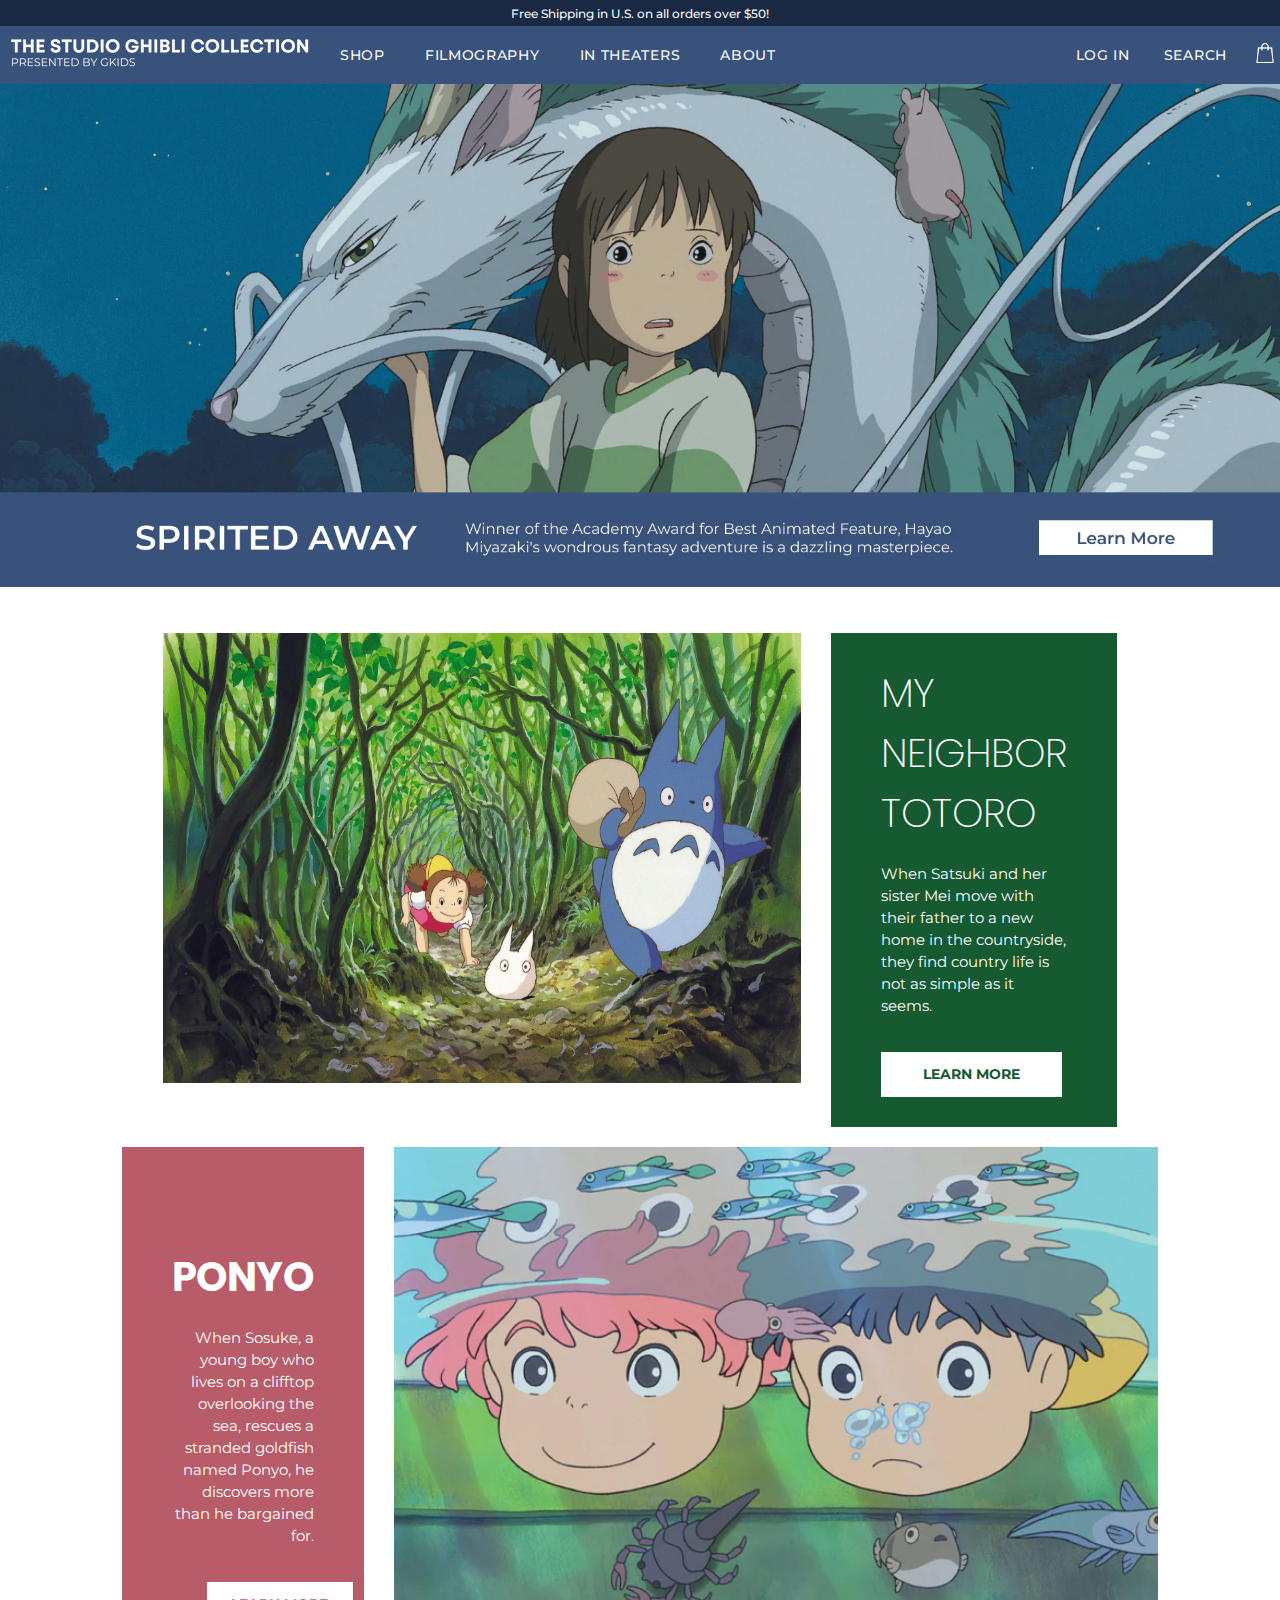
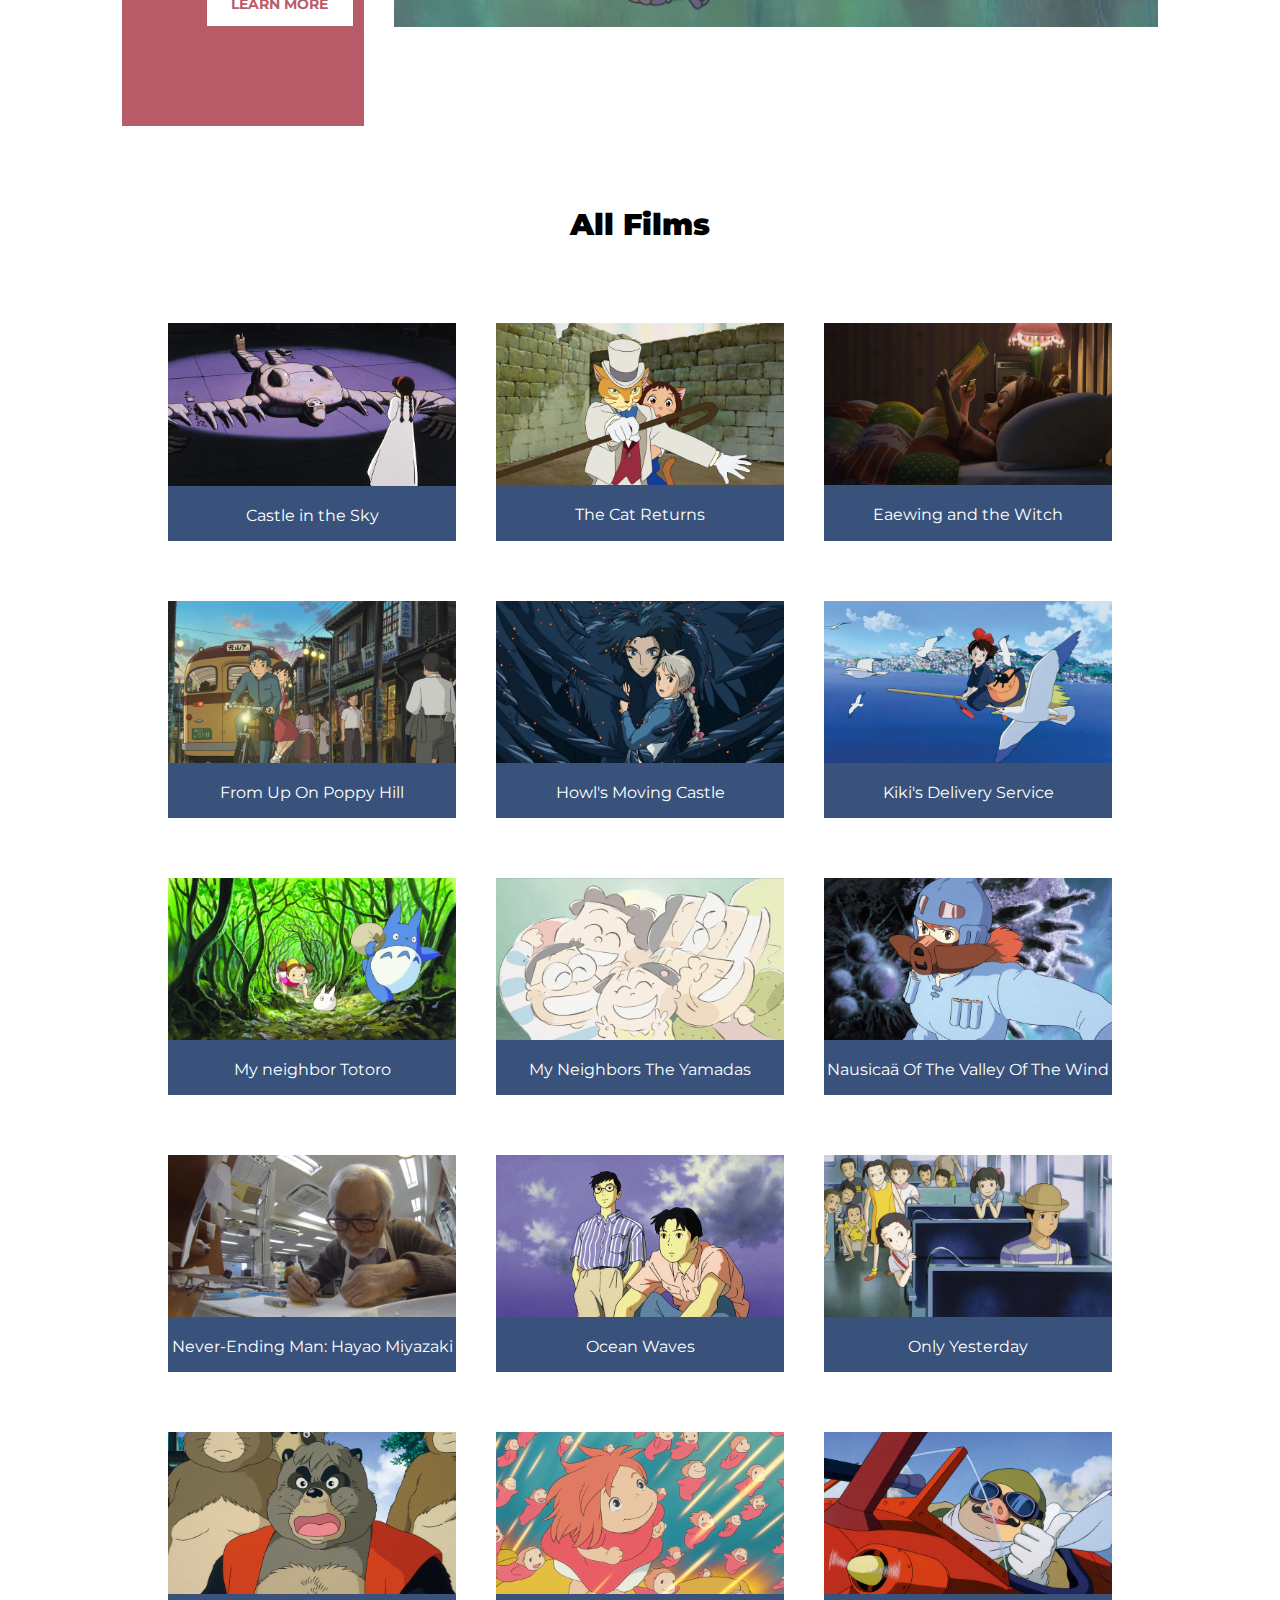
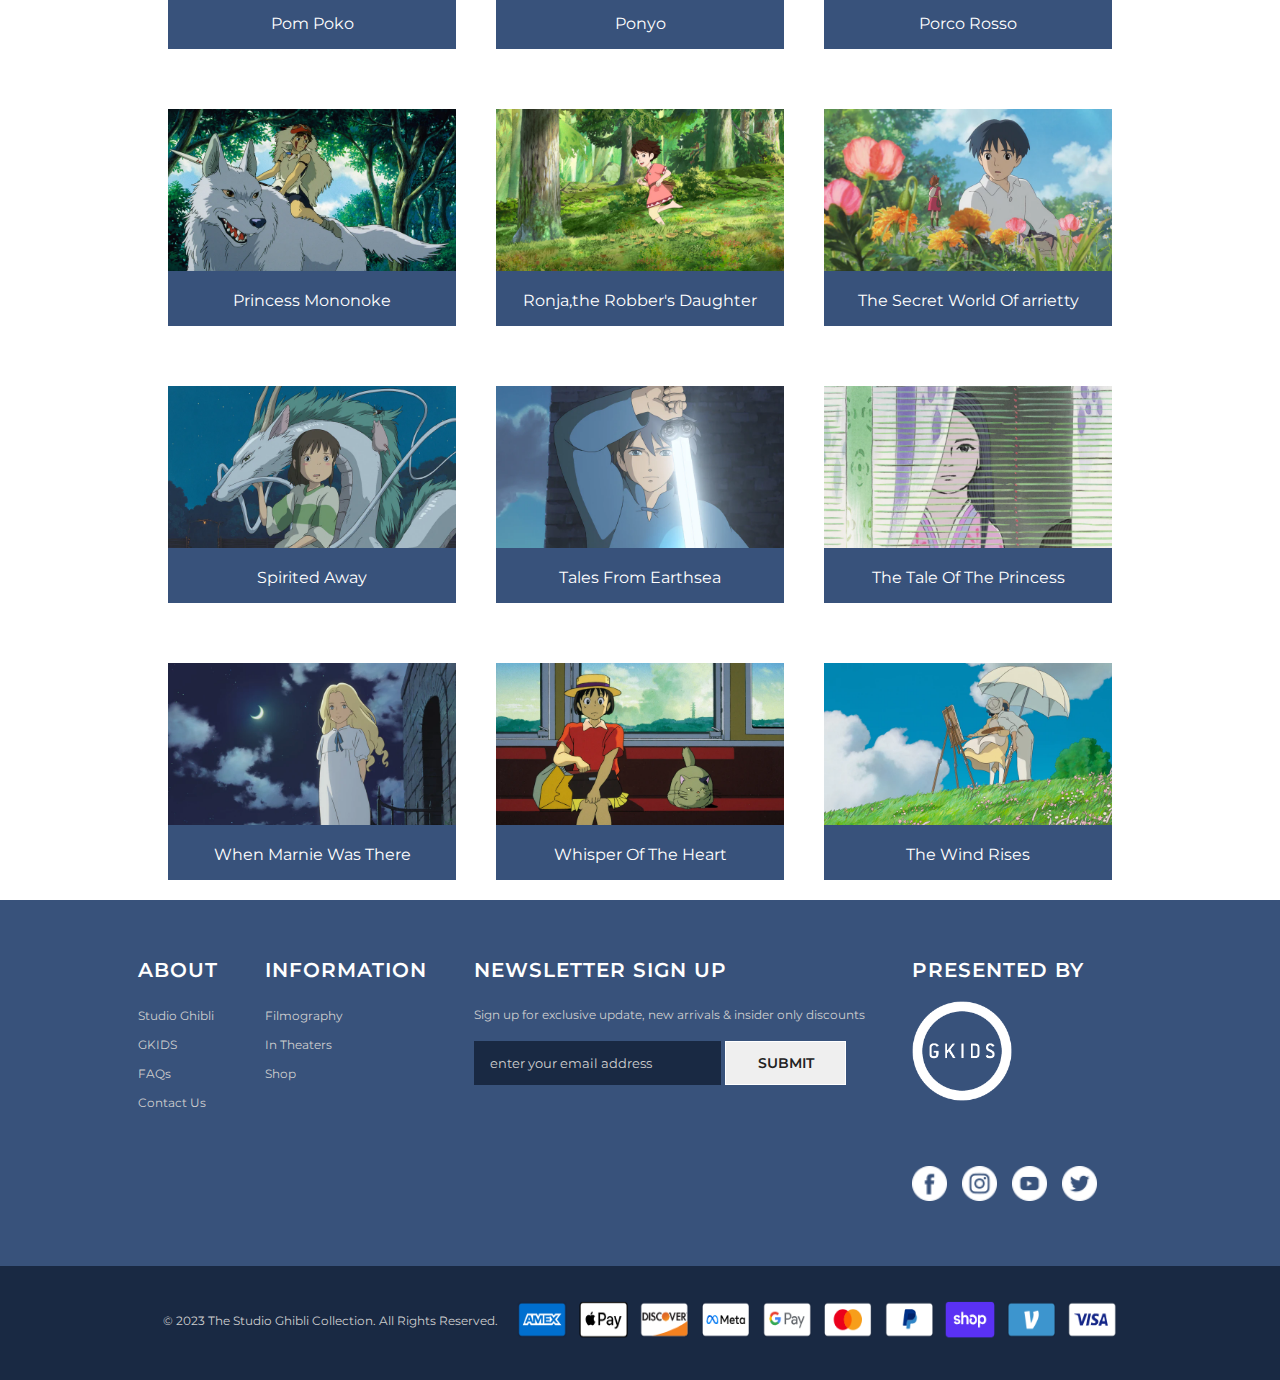
<file: index.html>
<!DOCTYPE html>
<html lang="en">

<head>
    <meta charset="UTF-8">
    <meta name="viewport" content="width=device-width, initial-scale=1.0">
    <title>The Studio Ghibli Collection</title>
    <link rel="stylesheet" href="css/style.css">
</head>

<body>
    <div class="row">
        <div class="announcement-bar">Free Shipping in U.S. on all orders over $50!</div>
    </div>
        <nav>
            <ul id="global-nav">
                <li class="Secret-nav"><a href="intheater.html"><img src="photo/menu.png" alt="menu" width="25px"></a></li>
                <li class="Secret-nav"><a href="#"><img src="photo/search.png" alt="search" width="20px"></a></li>
                <li class="ghibli-logo-nav">
                    <a href="index.html"><img src="photo/StudioGhibliCollectionLogo.png" alt="logo"></a>
                </li>
                <li class="ghibli-logo-nav2">
                    <a href="index.html"><img src="photo/StudioGhibliCollectionLogo.png" alt="logo" width="80%"></a>
                </li>
                <li class="Secret-nav"><a href="description.html"><img src="photo/user.png" alt="user" width="20px"></a></li>
                <li class="global-nav-select"><a href="shop-all.html">Shop</a></li>
                <li class="global-nav-select"><a href="#">Filmography</a></li>
                <li class="global-nav-select"><a href="intheater.html">IN THEATERS</a></li>
                <li class="global-nav-select"><a href="#">ABOUT</a></li>
                <li class="login-nav-right"><a href="#">Log in</a></li>
                <li class="Search-nav-right"><a href="#">Search</a></li>
                <li class="shopping-nav-right"><a href="shop-all.html"><img src="photo/shopping-bag.PNG" alt="shop" width="20px" 
                            height="20px"></a></li>
                <li class="number"><a href="#">0</a></li>
            </ul>
        </nav>

    <div class="bigproduct-container">
    <div class="product-container">
        <div class="product-home">
            <a href="#"><img src="photo/SPIRITEDAWAY_DESKTOP_C_3.png" alt="homehero" width="100%"></a>
        </div>
        <div class="product-home2">
            <a href="#"><img src="photo/productspirit.png" alt="productspirit" width="100%"></a>
        </div>
    </div>
</div>

     <div class="center-container">
        <div class="center-totoro">
            <div class="totoro-video">
                <a class="product-totoro" href="#">
                    <img src="photo/totoro_hires_1_7.png" alt="totoro-video" height="470" width="950">
                </a>
            </div>

            <div class="text-totoro">
                <div class="pad">
                    <h3 class="text-totoro-span">MY NEIGHBOR</br> TOTORO</h3>
                    <p>When Satsuki and her sister Mei move with their father to a new home in the
                        countryside, they find
                        country life is not as simple as it seems.</p>
                    <div class="learnmore-totoro">
                        <a href="#">
                            LEARN MORE
                        </a>
                    </div>
                </div>
            </div>
        </div>
        <div class="center-ponyo">
            <div class="text-ponyo">
                <div class="pad">
                    <h3 class="text-ponyo-span">PONYO</h3>
                    <div>
                        <p>When Sosuke, a young boy who lives on a clifftop overlooking the sea, rescues a stranded goldfish
                            named
                            Ponyo, he discovers more than he bargained for.</p>
                    </div>
                    <div class="learnmore-ponyo">
                        <a href="#">
                            LEARN MORE
                        </a>
                    </div>
                </div>
            </div>
            <div class="ponyo-video">
                <a class="#" href="product-ponyo">
                    <img src="photo/PONYO_SPOTLIGHT_A.png" alt="ponyo-video" height="480">
                </a>
            </div>
        </div>
    </div>

    <div class="center">
        <h3><b>All Films</b></h3>
    </div>


    <div class="grid-container">
        <div class="photo">
            <img src="photo/castle_hires.png" alt="castle_hires">
            <p class="caption">Castle in the Sky</p>
        </div>
        <div class="photo">
            <img src="photo/cat_hires_2.png" alt="cat_hires">
            <p class="caption">The Cat Returns</p>
        </div>
        <div class="photo">
            <img src="photo/Earwig_Banner.png" alt="Earwig_Banner">
            <p class="caption">Eaewing and the Witch</p>
        </div>
        <div class="photo">
            <img src="photo/FromUpOnPoppyHill.png" alt="FromUpOnPoppyHill">
            <p class="caption">From Up On Poppy Hill</p>
        </div>
        <div class="photo">
            <img src="photo/howl_hires_1.png" alt="howl_hires">
            <p class="caption">Howl's Moving Castle</p>
        </div>
        <div class="photo">
            <img src="photo/kiki_hires_.png" alt="kiki_hires">
            <p class="caption">Kiki's Delivery Service</p>
        </div>
        <div class="photo">
            <img src="photo/totoro_hires_1.png" alt="totoro">
            <p class="caption">My neighbor Totoro</p>
        </div>
        <div class="photo">
            <img src="photo/yamadas-1.png" alt="">
            <p class="caption">My Neighbors The Yamadas</p>
        </div>

        <div class="photo">
            <img src="photo/nausicaa_hires_1.png" alt="nausicaa">
            <p class="caption">Nausicaä Of The Valley Of The Wind</p>
        </div>
        <div class="photo">
            <img src="photo/producer.png" alt="producer">
            <p class="caption">Never-Ending Man: Hayao Miyazaki</p>
        </div>
        <div class="photo">
            <img src="photo/ocean-waves-thumbnail.png" alt="oceanWaves">
            <p class="caption">Ocean Waves</p>
        </div>
        <div class="photo">
            <img src="photo/OnlyYesterday.png" alt="OnlyYesterday">
            <p class="caption">Only Yesterday</p>
        </div>
        <div class="photo">
            <img src="photo/poko_hires_2.png" alt="poko_hires">
            <p class="caption">Pom Poko</p>
        </div>

        <div class="photo">
            <img src="photo/ponyo_hires_2.png" alt="ponyo_hires">
            <p class="caption">Ponyo</p>
        </div>

        <div class="photo">
            <img src="photo/porco_hires_1.png" alt="porco_hires">
            <p class="caption">Porco Rosso</p>
        </div>
        <div class="photo">
            <img src="photo/Mononoke_01.png" alt="Mononoke">
            <p class="caption">Princess Mononoke</p>
        </div>

        <div class="photo">
            <img src="photo/ronja1.png" alt="ronja">
            <p class="caption">Ronja,the Robber's Daughter</p>
        </div>

        <div class="photo">
            <img src="photo/arrietty_hires_3.png" alt="arrietty">
            <p class="caption">The Secret World Of arrietty</p>
        </div>
        <div class="photo">
            <img src="photo/spirited_hires.png" alt="spirited">
            <p class="caption">Spirited Away</p>
        </div>
        <div class="photo">
            <img src="photo/TalesFromEarthsea_MainImage.png" alt="TalesFromEarthsea">
            <p class="caption">Tales From Earthsea</p>
        </div>
        <div class="photo">
            <img src="photo/TheTaleOfThePrincessKaguya_MainImage.png" alt="TheTaleOfThePrincess">
            <p class="caption">The Tale Of The Princess</p>
        </div>
        <div class="photo">
            <img src="photo/when-marnie-was-there-thumbnail.png" alt="When Marnie Was There">
            <p class="caption">When Marnie Was There</p>
        </div>
        <div class="photo">
            <img src="photo/Whisper.png" alt="Whisper Of The Heart">
            <p class="caption">Whisper Of The Heart</p>
        </div>
        <div class="photo">
            <img src="photo/Wind-Rises-Thumbnail.png" alt="Wind-Rises-Thumbnail">
            <p class="caption">The Wind Rises</p>
        </div>
    </div>

    <!-- footer -->
    <div class="footer">
        <div class="left_nav">
            <div class="block">
                <ul class="footer-nav">
                    <div class="item">
                        <h2 class="footer-heading">ABOUT</h2>
                        <div class="plus"><img src="photo/plus.png" alt="plus" width="15px" height="15px"></div>
                    </div>
                    <div class="pass"></div>
                    <li><a href="#">Studio Ghibli</a></li>
                    <li><a href="#">GKIDS</a></li>
                    <li><a href="#">FAQs</a></li>
                    <li><a href="#">Contact Us</a></li>
                </ul>
            </div>
        </div>
        <div class="block">
            <ul class="footer-nav">
                <div class="item"> 
                    <h2 class="footer-heading">INFORMATION</h2>
                    <div class="plus"><img src="photo/plus.png" alt="plus" width="15px" height="15px"></div>
                </div>
                <div class="pass"></div>
                <li><a href="#">Filmography</a></li>
                <li><a href="#">In Theaters</a></li>
                <li><a href="#">Shop</a></li>
                
            </ul>
        </div>
        <div class="footer-nav">
            <h2 class="footer-heading">NEWSLETTER SIGN UP</h2>
            <P>Sign up for exclusive update, new arrivals & insider only discounts</P>
            <div class="newletter-form-field">
                <label for="newletter-select"></label>
                <div class="field">
                    <input class="newletter-select" type="email" name="Contact[email]"
                        placeholder="enter your email address">
                    <a href="#"><button type="submit" class="button-newletter-select" name="commit">Submit</button></a>
                </div>
            </div>
        </div>

        <div class="right_nav">
            <div class="footer-nav">
                <h2 class="footer-heading">PRESENTED BY</h2>
                <img src="photo/GKIDS_logo_ong_lg.png" alt="GKIDS" class="ls-is-cached" width="100px"
                    height="100px">
                
                <div class="social-listnav">
                    <ul class="list-social">
                        <li><a href="https://facebook.com/GKIDSfilms">
                                <img src="photo/facebook.png" alt="facebook" width="35px">
                            </a></li>
                        <li><a href="https://instagram.com/GKIDSfilms">
                                <img src="photo/instagram.png" alt="instagram" width="35px">
                            </a></li>
                        <li><a href="https:youtube.com/channel/UCb9ME2w6Y_4jChUVlWdltVg">
                                <img src="photo/youtube.png" alt="youtube" width="35px">
                            </a></li>
                        <li><a href="https:twitter.com/GKIDSfilms">
                                <img src="photo/twitter.png" alt="twitter" width="35px">
                            </a></li>
                    </ul>
                </div>
        </div>
        </div>
    </div>
    <div class="footer-content">
        <div class="container">
            <div class="footer-block-bottom">
                <div class="footer-text">
                    <p>© 2023 The Studio Ghibli Collection. All Rights Reserved.</p>
                </div>
            </div>
            <div class="card">
                <img src="photo/card.png" alt="card" width="600px">
            </div>
            <div class="card2">
                <img src="photo/card2.png" alt="card" width="300px">
            </div>
        </div>
    </div> 
</body>

</html>
</file>
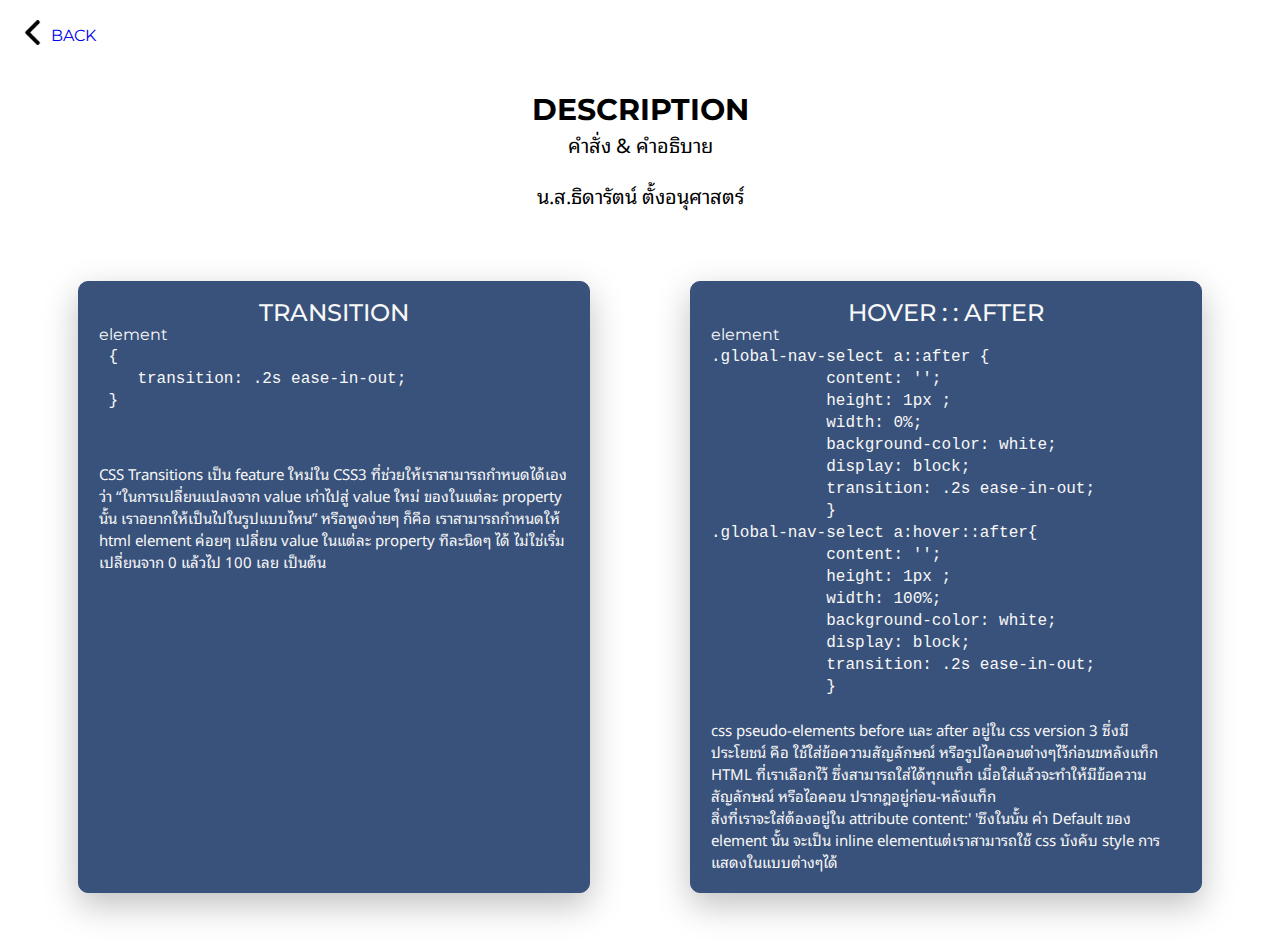
<file: description.html>
<!DOCTYPE html>
<html lang="en">
<head>
    <meta charset="UTF-8">
    <meta name="viewport" content="width=device-width, initial-scale=1.0">
    <title>Description</title>
    <link rel="stylesheet" href="/css/description.css">
</head>
<body>
    <div class="back">
        <a href="index.html"><img src="photo/left-arrow.png" alt="back" width="25px"></a>
        <a href="index.html">
            <p>BACK</p>
        </a>
    </div>
    <div class="top">
        <h1>Description</h1>
        <p>คำสั่ง & คำอธิบาย</p><br><p>น.ส.ธิดารัตน์ ตั้งอนุศาสตร์</p>
    </div>
    <div class="container">
        <div class="transition">
            <h2>Transition</h2>
            <p class= "textp1">element<pre> {</pre><pre>    transition: .2s ease-in-out;</pre><pre> }</pre></p>
            <p class= "textp2">CSS Transitions เป็น feature ใหม่ใน CSS3 ที่ช่วยให้เราสามารถกำหนดได้เองว่า “ในการเปลี่ยนแปลงจาก value เก่าไปสู่ value ใหม่ ของในแต่ละ property นั้น 
            เราอยากให้เป็นไปในรูปแบบไหน” หรือพูดง่ายๆ ก็คือ เราสามารถกำหนดให้ html element ค่อยๆ เปลี่ยน value ในแต่ละ property ทีละนิดๆ ได้ ไม่ใช่เริ่มเปลี่ยนจาก 0 แล้วไป 100 เลย เป็นต้น</p>
        </div>
        <div class="hover-after">
            <h2>hover : : after</h2>
            <p class="">element <pre>.global-nav-select a::after {
            content: '';
            height: 1px ;
            width: 0%;
            background-color: white;
            display: block;
            transition: .2s ease-in-out;
            }
.global-nav-select a:hover::after{
            content: '';
            height: 1px ;
            width: 100%;
            background-color: white;
            display: block;
            transition: .2s ease-in-out;
            }</pre></p>
            <p class="textp3">css pseudo-elements before และ after อยู่ใน css version 3 ซึ่งมีประโยชน์ คือ ใช้ใส่ข้อความสัญลักษณ์ หรือรูปไอคอนต่างๆไว้ก่อนขหลังแท็ก HTML ที่เราเลือกไว้ ซึ่งสามารถใส่ได้ทุกแท็ก เมื่อใส่แล้วจะทำให้มีข้อความ สัญลักษณ์ หรือไอคอน ปรากฎอยู่ก่อน-หลังแท็ก
                <br>สิ่งที่เราจะใส่ต้องอยู่ใน attribute content:' 'ซึงในนั้น ค่า Default ของ element นั้น จะเป็น inline elementแต่เราสามารถใช้ css บังคับ style การแสดงในแบบต่างๆได้
            </p>


        </div>
    </div>
    
</body>
</html>
</file>
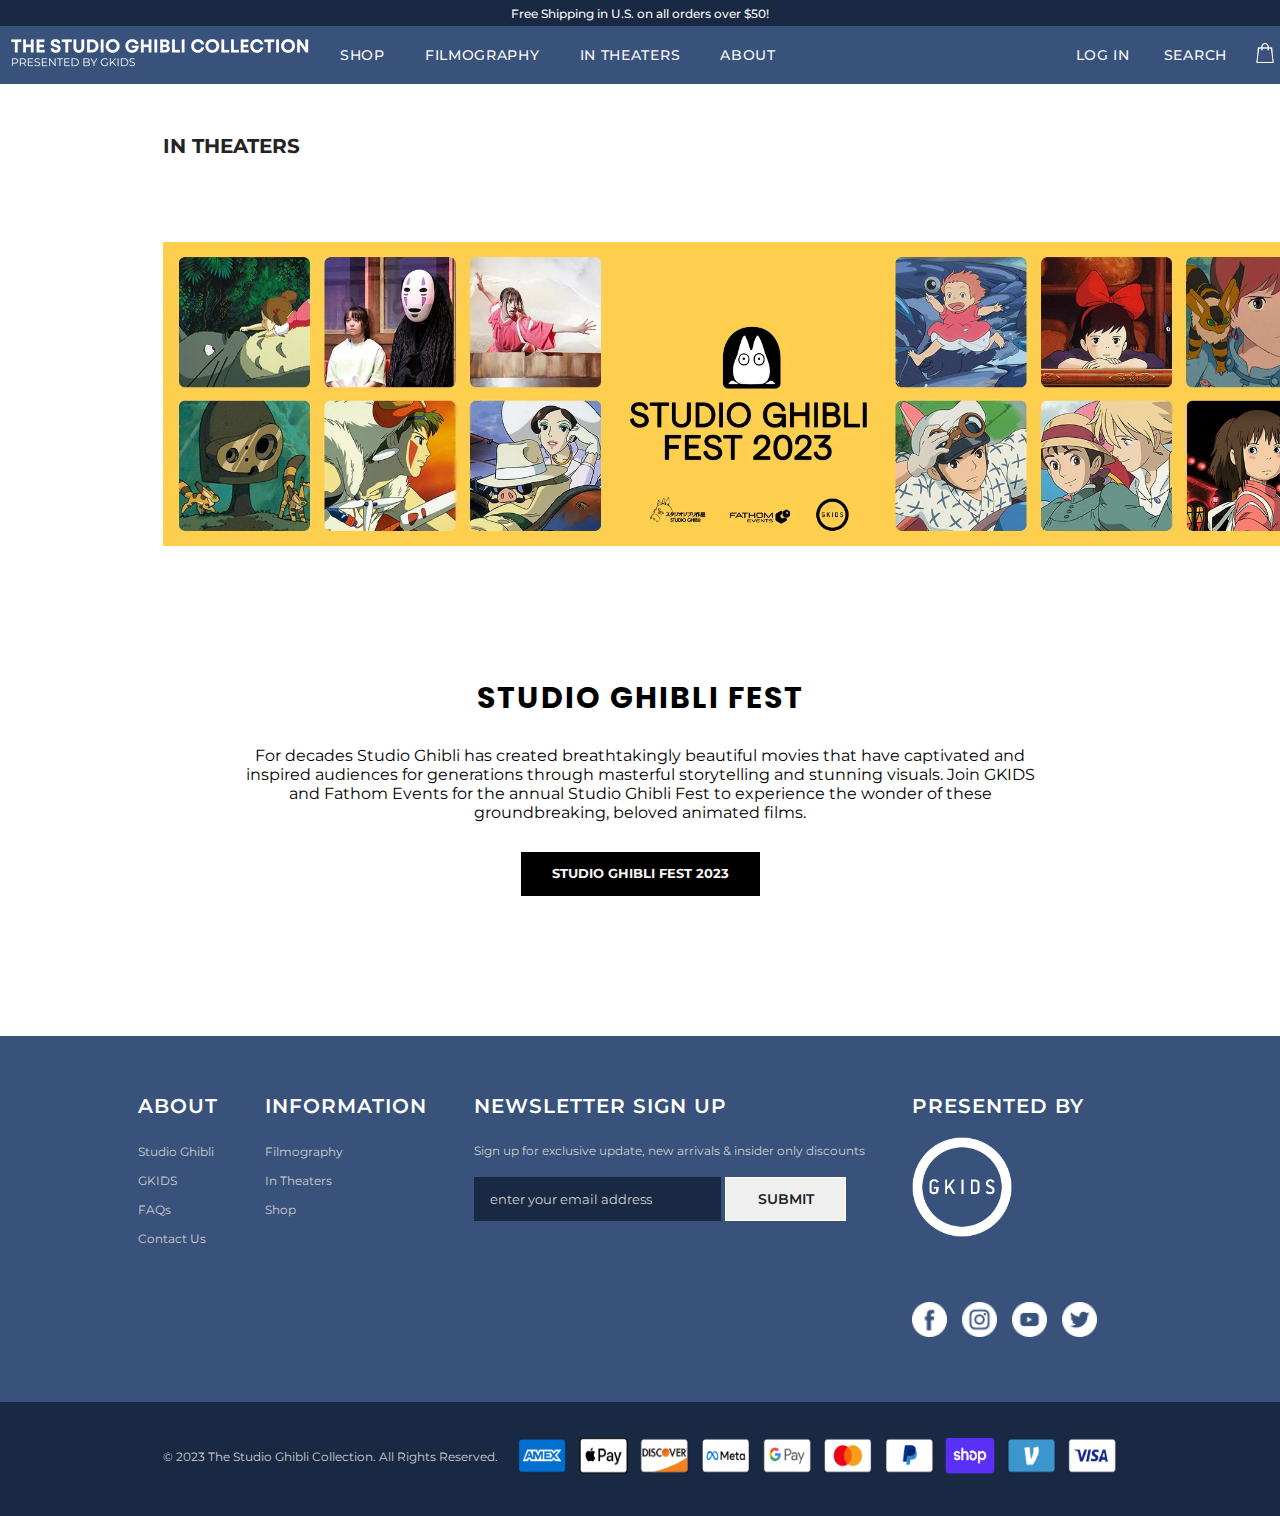
<file: intheater.html>
<!DOCTYPE html>
<html lang="en">

<head>
    <meta charset="UTF-8">
    <meta name="viewport" content="width=device-width, initial-scale=1.0">
    <title>intheater</title>
    <link rel="stylesheet" href="css/intheater.css">
</head>

<body>
    <div class="row">
        <div class="announcement-bar">Free Shipping in U.S. on all orders over $50!</div>
    </div>
        <nav>
            <ul id="global-nav">
                <li class="Secret-nav"><a href="intheater.html"><img src="photo/menu.png" alt="menu" width="25px"></a></li>
                <li class="Secret-nav"><a href="description.html"><img src="photo/search.png" alt="search" width="20px"></a></li>
                <li class="ghibli-logo-nav">
                    <a href="index.html"><img src="photo/StudioGhibliCollectionLogo.png" alt="logo"></a>
                </li>
                <li class="ghibli-logo-nav2">
                    <a href="index.html"><img src="photo/StudioGhibliCollectionLogo.png" alt="logo" width="80%"></a>
                </li>
                <li class="Secret-nav"><a href="#"><img src="photo/user.png" alt="user" width="20px"></a></li>
                <li class="global-nav-select"><a href="shop-all.html">Shop</a></li>
                <li class="global-nav-select"><a href="#">Filmography</a></li>
                <li class="global-nav-select"><a href="intheater.html">IN THEATERS</a></li>
                <li class="global-nav-select"><a href="#">ABOUT</a></li>
                <li class="login-nav-right"><a href="#">Log in</a></li>
                <li class="Search-nav-right"><a href="#">Search</a></li>
                <li class="shopping-nav-right"><a href="shop-all.html"><img src="photo/shopping-bag.PNG" alt="shop" width="20px"
                            height="20px"></a></li>
                <li class="number"><a href="#">0</a></li>
            </ul>
        </nav>
    </div>
    <div class="sum">
            <div class="page-width-narrow">
                <div class="main">
                    <h1 class="main-page-title">in theaters</h1>
                </div>
            </div>
            <div class="ghiblifest"><img src="photo/ghiblifest.png" alt="ghiblifest" class="ghiblifest-phto"></div>
            <div class="ghiblifest-mobile"><img src="photo/ghibli-mobile-2023.png" alt="ghiblifest" width="370px" height="221" ></div>
            <div class="header">
                <div class="container-text">
                    <div class="text-center">
                        <h2 class="center">Studio Ghibli Fest</h2>
                        <div class="body-text-center">
                            <p>For decades Studio Ghibli has created breathtakingly beautiful movies that have captivated and
                            inspired audiences for generations through masterful storytelling and stunning visuals. Join GKIDS
                            and Fathom Events for the annual Studio Ghibli Fest to experience the wonder of these
                            groundbreaking,
                            beloved animated films.</p>
                        </div>
                        <div class="button">
                            <a href="#"><button class="btn">STUDIO GHIBLI FEST 2023</button></a>
                        </div>
                    </div>
                </div>
            </div>
        </div>

    
    
    <div class="footer">

        <div class="left_nav">
            <div class="block">
                <ul class="footer-nav">
                    <div class="item">
                        <h2 class="footer-heading">ABOUT</h2>
                        <div class="plus"><img src="photo/plus.png" alt="plus" width="15px" height="15px"></div>
                    </div>
                    <div class="pass"></div>
                    <li><a href="#">Studio Ghibli</a></li>
                    <li><a href="#">GKIDS</a></li>
                    <li><a href="#">FAQs</a></li>
                    <li><a href="#">Contact Us</a></li>
                </ul>
            </div>
        </div>
        <div class="block">
            <ul class="footer-nav">
                <div class="item"> 
                    <h2 class="footer-heading">INFORMATION</h2>
                    <div class="plus"><img src="photo/plus.png" alt="plus" width="15px" height="15px"></div>
                </div>
                <div class="pass"></div>
                <li><a href="#">Filmography</a></li>
                <li><a href="#">In Theaters</a></li>
                <li><a href="#">Shop</a></li>
                
            </ul>
        </div>
        <div class="footer-nav">
            <h2 class="footer-heading">NEWSLETTER SIGN UP</h2>
            <P>Sign up for exclusive update, new arrivals & insider only discounts</P>
            <div class="newletter-form-field">
                <label for="newletter-select"></label>
                <div class="field">
                    <input class="newletter-select" type="email" name="Contact[email]"
                        placeholder="enter your email address">
                    <a href="#"><button type="submit" class="button-newletter-select" name="commit">Submit</button></a>
                </div>
            </div>
        </div>

        <div class="right_nav">
            <div class="footer-nav">
                <h2 class="footer-heading">PRESENTED BY</h2>
                <img src="photo/GKIDS_logo_ong_lg.png" alt="GKIDS" class="ls-is-cached" width="100px"
                    height="100px">
                
                <div class="social-listnav">
                    <ul class="list-social">
                        <li><a href="https://facebook.com/GKIDSfilms">
                                <img src="photo/facebook.png" alt="facebook" width="35px">
                            </a></li>
                        <li><a href="https://instagram.com/GKIDSfilms">
                                <img src="photo/instagram.png" alt="instagram" width="35px">
                            </a></li>
                        <li><a href="https:youtube.com/channel/UCb9ME2w6Y_4jChUVlWdltVg">
                                <img src="photo/youtube.png" alt="youtube" width="35px">
                            </a></li>
                        <li><a href="https:twitter.com/GKIDSfilms">
                                <img src="photo/twitter.png" alt="twitter" width="35px">
                            </a></li>
                    </ul>
                </div>
        </div>
        </div>
    </div>
    <div class="footer-content">
        <div class="container">
            <div class="footer-block-bottom">
                <div class="footer-text">
                    <p>© 2023 The Studio Ghibli Collection. All Rights Reserved.</p>
                </div>
            </div>
            <div class="card">
                <img src="photo/card.png" alt="card" width="600px">
            </div>
            <div class="card2">
                <img src="photo/card2.png" alt="card" width="300px">
            </div>
        </div>
    </div> 
</body>

</html>
</file>
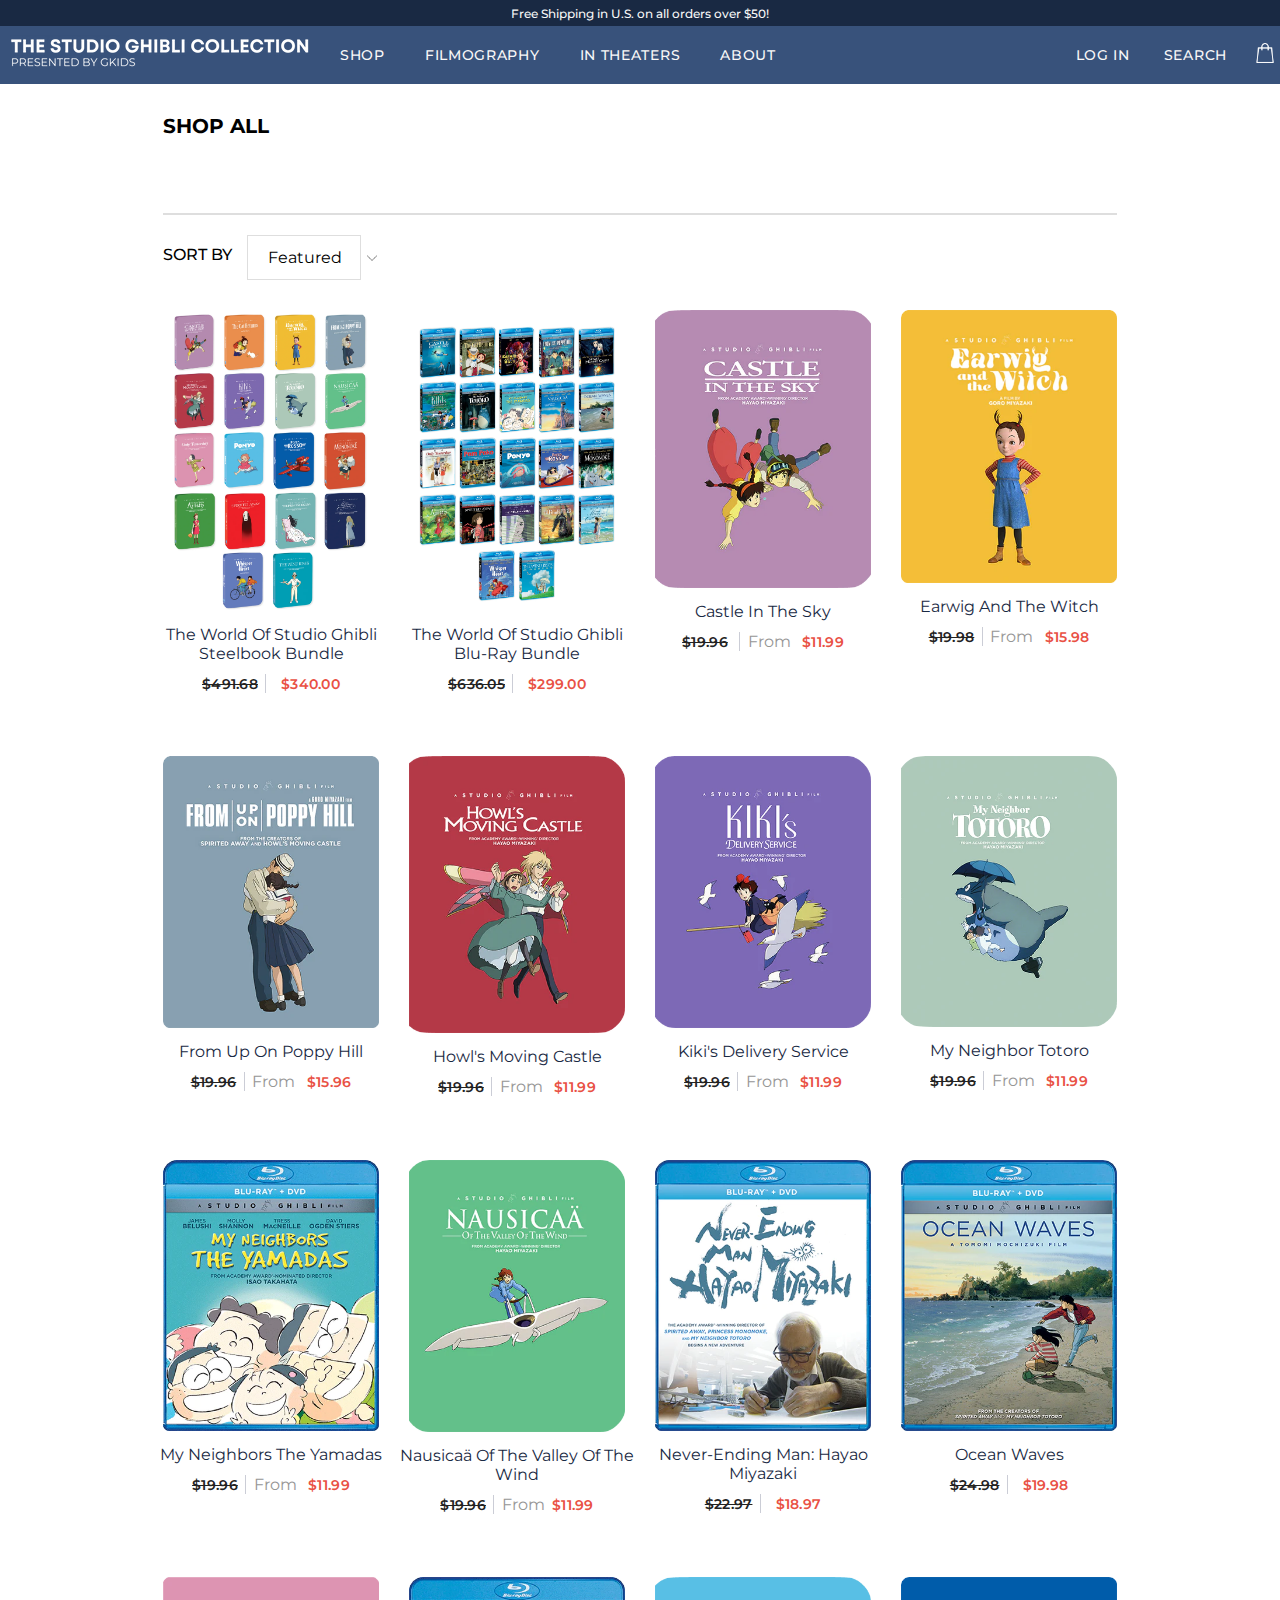
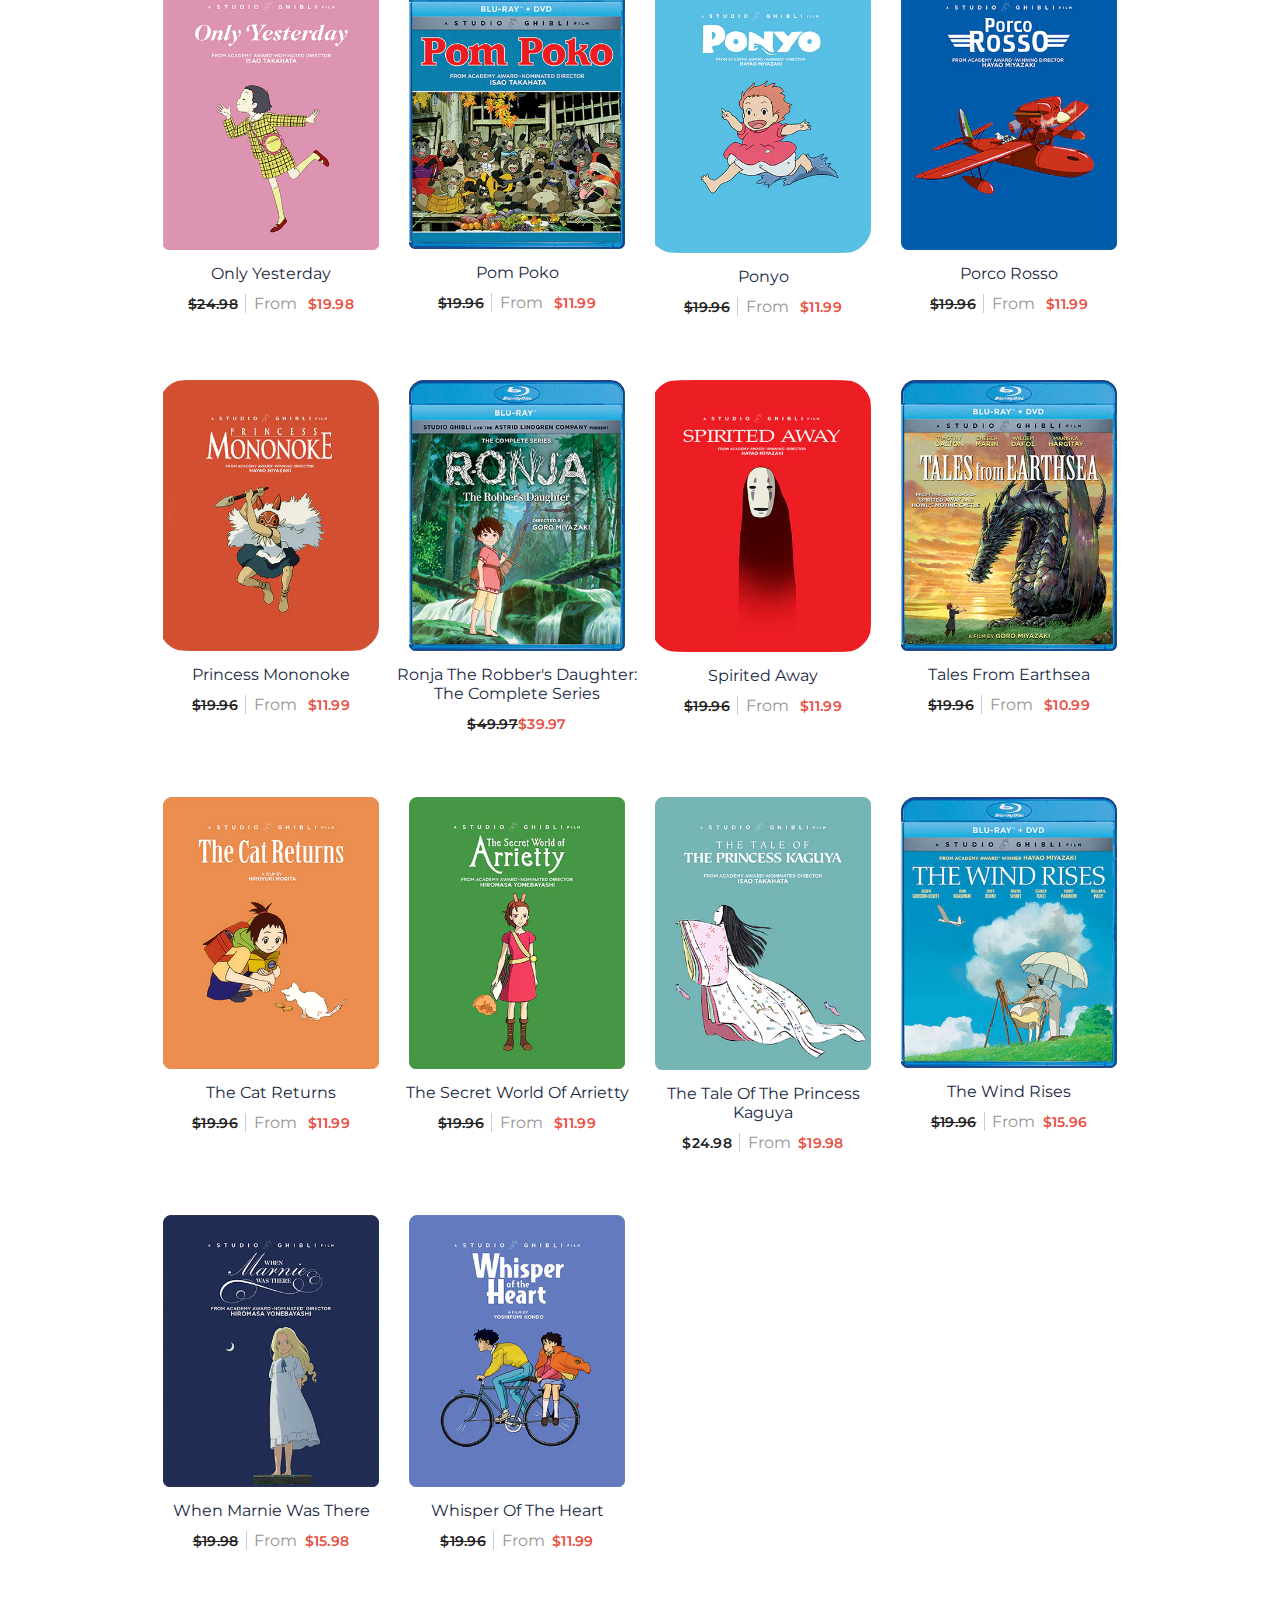
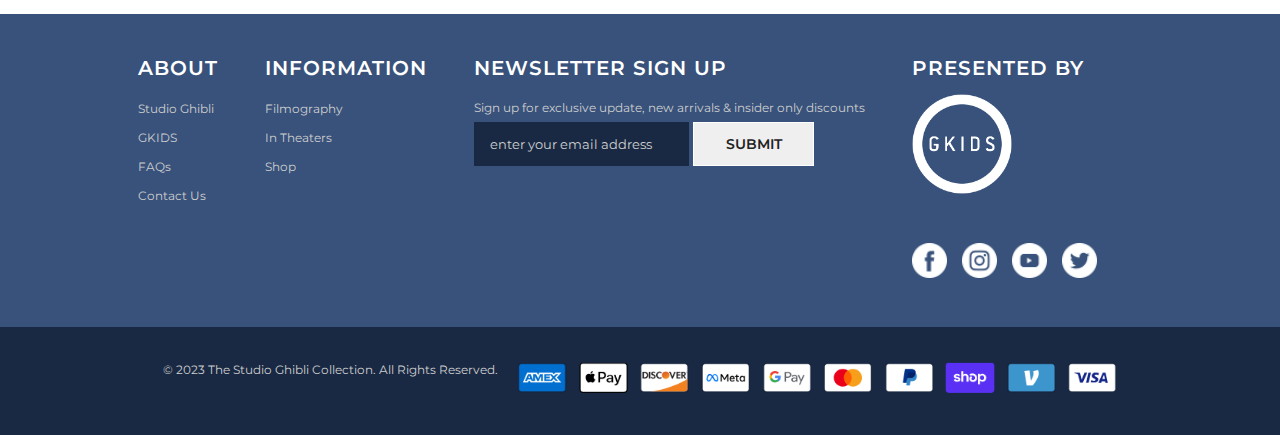
<file: shop-all.html>
<!DOCTYPE html>
<html lang="en">

<head>
    <meta charset="UTF-8">
    <meta name="viewport" content="width=device-width, initial-scale=1.0">
    <title>shop</title>
    <link rel="stylesheet" href="css/shop-all.css">
</head>

<body>
    <div class="row">
        <div class="announcement-bar">Free Shipping in U.S. on all orders over $50!</div>
    </div>
        <nav>
            <ul id="global-nav">
                <li class="Secret-nav"><a href="intheater.html"><img src="photo/menu.png" alt="menu" width="25px"></a></li>
                <li class="Secret-nav"><a href="description.html"><img src="photo/search.png" alt="search" width="20px"></a></li>
                <li class="ghibli-logo-nav">
                    <a href="index.html"><img src="photo/StudioGhibliCollectionLogo.png" alt="logo"></a>
                </li>
                <li class="ghibli-logo-nav2">
                    <a href="index.html"><img src="photo/StudioGhibliCollectionLogo.png" alt="logo" width="80%"></a>
                </li>
                <li class="Secret-nav"><a href="#"><img src="photo/user.png" alt="user" width="20px"></a></li>
                <li class="global-nav-select"><a href="shop-all.html">Shop</a></li>
                <li class="global-nav-select"><a href="#">Filmography</a></li>
                <li class="global-nav-select"><a href="intheater.html">IN THEATERS</a></li>
                <li class="global-nav-select"><a href="#">ABOUT</a></li>
                <li class="login-nav-right"><a href="#">Log in</a></li>
                <li class="Search-nav-right"><a href="#">Search</a></li>
                <li class="shopping-nav-right"><a href="shop-all.html"><img src="photo/shopping-bag.PNG" alt="shop" width="20px" 
                            height="20px"></a></li>
                <li class="number"><a href="#">0</a></li>
            </ul>
        </nav>
    <div class="container">
        <div class="text-top">
            <h1 class="shop">shop all</h1>
        </div>
        <div class="side"></div>
        <div class="toolbar">
            <div class="toolbar-item">
                <label class="toolbar-label">Sort by</label>
            </div>
            <div class="toolbar-dropdown">
                <div class="label-tab">
                    <div class="dropdown">
                        <p class="label-text">Featured</p>
                    </div>
                    <img src="photo/angle-down.png" alt="dropdown" width="10px" height="10px">

                </div>
            </div>
            <div class="sort">
                <div class="sortby">
                    <p>Sort</p>
                </div>
                <img src="photo/angle-down.png" alt="dropdown" width="10px" height="10px">
            </div>
        </div>
    </div>
    </div>
    <div class="collection">
        <div class="product">
            <img src="photo/Untitleddesign_shop.png" alt="product">
            <p class="text">The World Of Studio Ghibli Steelbook Bundle</p>
            <div class="price-item"><span class="price"><s>$491.68</s></span><span class="from"></span><span
                    class="real-price">$340.00</span>
            </div>
        </div>
        <div class="product">
            <img src="photo/Untitleddesign_2_shop.png" alt="">
            <p class="text">The World Of Studio Ghibli Blu-Ray Bundle</p>
            <div class="price-item"><span class="price"><s>$636.05</s></span><span class="from"></span><span
                    class="real-price">$299.00</span>
            </div>
        </div>
        <div class="product">
            <img src="photo/CITS_Cover_SB_shop.png" alt="">
            <p class="text">Castle In The Sky</p>
            <div class="price-item"><span class="price"><s>$19.96</s></span> <span class="from">From</span><span
                    class="real-price">
                    $11.99</span></div>
        </div>
        <div class="product">
            <img src="photo/EarwigSB_Cover_shop.png" alt="">
            <p class="text">Earwig And The Witch</p>
            <div class="price-item"><span class="price"><s>$19.98</s></span><span class="from">From</span><span
                    class="real-price">
                    $15.98</span></div>
        </div>
        <div class="product">
            <img src="photo/OnPoHiSB_Cover_shop.png" alt="">
            <p class="text">From Up On Poppy Hill</p>
            <div class="price-item"><span class="price"><s>$19.96</s></span><span class="from">From</span><span
                    class="real-price">
                    $15.96</span></div>
        </div>
        <div class="product">
            <img src="photo/Howls_Cover_SB_shop.png" alt="">
            <p class="text">Howl's Moving Castle</p>
            <div class="price-item"><span class="price"><s>$19.96</s></span><span class="from">From</span><span
                    class="real-price">
                    $11.99</span></div>
        </div>
        <div class="product">
            <img src="photo/Kikis_Cover_SB_shop.png" alt="">
            <p class="text">Kiki's Delivery Service</p>
            <div class="price-item"><span class="price"><s>$19.96</s></span><span class="from">From</span><span
                    class="real-price">
                    $11.99</span></div>
        </div>
        <div class="product">
            <img src="photo/Totoro_Cover_SB_shop.png" alt="">
            <p class="text">My Neighbor Totoro</p>
            <div class="price-item"><span class="price"><s>$19.96</s></span><span class="from">From</span><span
                    class="real-price">
                    $11.99</span></div>
        </div>
        <div class="product">
            <img src="photo/Yamadas.BR.Cover.72_shop.png" alt="">
            <p class="text">My Neighbors The Yamadas</p>
            <div class="price-item"><span class="price"><s>$19.96</s></span><span class="from">From</span><span
                    class="real-price">
                    $11.99</span></div>
        </div>
        <div class="product">
            <img src="photo/Nausicaa_Cover_SB_shop.png" alt="">
            <p class="text">Nausicaä Of The Valley Of The Wind</p>
            <div class="price-item">
                <div class="price-item"><span class="price"><s>$19.96</s></span><span class="from">From</span><span
                        class="real-price">$11.99</span></div>
            </div>
        </div>
        <div class="product">
            <img src="photo/NEMHM_BR_Cover_shop.png" alt="">
            <p class="text">Never-Ending Man: Hayao Miyazaki</p>
            <div class="price-item"><span class="price"><s>$22.97</s></span><span class="from"></span><span
                    class="real-price">$18.97</span>
            </div>
        </div>
        <div class="product">
            <img src="photo/OceWav_BR_Cover_shop.png" alt="">
            <p class="text">Ocean Waves</p>
            <div class="price-item"><span class="price"><s>$24.98</s></span><span class="from"></span><span
                    class="real-price">$19.98</span>
            </div>
        </div>
        <div class="product">
            <img src="photo/OnlyYesterday_Cover_SB_shop.png" alt="">
            <p class="text">Only Yesterday</p>
            <div class="price-item"><span class="price"><s>$24.98</s></span><span class="from">From</span><span
                    class="real-price">
                    $19.98</span></div>
        </div>
        <div class="product">
            <img src="photo/PomPoko.BR.Cover.72dpi_shop.png" alt="">
            <p class="text">Pom Poko</p>
            <div class="price-item"><span class="price"><s>$19.96</s></span><span class="from">From</span><span
                    class="real-price">
                    $11.99</span></div>
        </div>
        <div class="product">
            <img src="photo/Ponyo_Cover_SB_72dpi_shop.png" alt="">
            <p class="text">Ponyo</p>
            <div class="price-item"><span class="price"><s>$19.96</s></span><span class="from">From</span><span
                    class="real-price">
                    $11.99</span></div>
        </div>
        <div class="product">
            <img src="photo/PoRoSB_Cover_72dpi_shop.png" alt="ronja">
            <p class="text">Porco Rosso</p>
            <div class="price-item"><span class="price"><s>$19.96</s></span><span class="from">From</span><span
                    class="real-price">
                    $11.99</span></div>
        </div>
        <div class="product">
            <img src="photo/Mononoke_Cover_SB_shop.png" alt="">
            <p class="text">Princess Mononoke</p>
            <div class="price-item"><span class="price"><s>$19.96</s></span><span class="from">From</span><span
                    class="real-price">
                    $11.99</span></div>
        </div>
        <div class="product">
            <img src="photo/RonjaTCS_BR_Cover__shop.png" alt="">
            <p class="text">Ronja The Robber's Daughter: The Complete Series</p>
            <div class="price-item"><span class="price"><s>$49.97</s></span><span class="real-price">$39.97</span>
            </div>
        </div>
        <div class="product">
            <img src="photo/SAway_Cover_SB__shop.png" alt="">
            <p class="text">Spirited Away</p>
            <div class="price-item"><span class="price"><s>$19.96</s></span><span class="from">From</span><span
                    class="real-price">
                    $11.99</span></div>
        </div>
        <div class="product">
            <img src="photo/Earthsea.BR.Cover_shop.png" alt="">
            <p class="text">Tales From Earthsea</p>
            <div class="price-item"><span class="price"><s>$19.96</s></span><span class="from">From</span><span
                    class="real-price">
                    $10.99</span></div>
        </div>
        <div class="product">
            <img src="photo/CatReturns_Cover_shop.png" alt="">
            <p class="text">The Cat Returns</p>
            <div class="price-item"><span class="price"><s>$19.96</s></span><span class="from">From</span><span
                    class="real-price">
                    $11.99</span></div>
        </div>
        <div class="product">
            <img src="photo/Arrietty_Cover_SB__shop.png" alt="">
            <p class="text">The Secret World Of Arrietty</p>
            <div class="price-item"><span class="price"><s>$19.96</s></span><span class="from">From</span><span
                    class="real-price">
                    $11.99</span></div>
        </div>
        <div class="product">
            <img src="photo/TTOTPK_Cover_SB__shop.png" alt="">
            <p class="text">The Tale Of The Princess Kaguya</p>
            <div class="price-item"><span class="price">$24.98</span><span class="from">From</span><span
                    class="real-price">$19.98</span>
            </div>
        </div>
        <div class="product">
            <img src="photo/WindRises_BR_Cover__shop.png" alt="">
            <p class="text">The Wind Rises</p>
            <div class="price-item"><span class="price"><s>$19.96</s></span><span class="from">From</span><span
                    class="real-price">$15.96</span></div>
        </div>
        <div class="product">
            <img src="photo/WMWT_SB_Cover__shop.png" alt="">
            <p class="text">When Marnie Was There</p>
            <div class="price-item"><span class="price"><s>$19.98</s></span><span class="from">From</span><span
                    class="real-price">$15.98</span></div>
        </div>
        <div class="product">
            <img src="photo/WOTF_Cover_SB_shop.png" alt="">
            <p class="text">Whisper Of The Heart</p>
            <div class="price-item"><span class="price"><s>$19.96</s></span><span class="from">From</span><span
                    class="real-price">$11.99</span></div>
        </div>
    </div>
    </div>
<!-- footer -->
<div class="footer">
    <div class="left_nav">
        <div class="block">
            <ul class="footer-nav">
                <div class="item">
                    <h2 class="footer-heading">ABOUT</h2>
                    <div class="plus"><img src="photo/plus.png" alt="plus" width="15px" height="15px"></div>
                </div>
                <div class="pass"></div>
                <li><a href="#">Studio Ghibli</a></li>
                <li><a href="#">GKIDS</a></li>
                <li><a href="#">FAQs</a></li>
                <li><a href="#">Contact Us</a></li>
            </ul>
        </div>
    </div>
    <div class="block">
        <ul class="footer-nav">
            <div class="item"> 
                <h2 class="footer-heading">INFORMATION</h2>
                <div class="plus"><img src="photo/plus.png" alt="plus" width="15px" height="15px"></div>
            </div>
            <div class="pass"></div>
            <li><a href="#">Filmography</a></li>
            <li><a href="#">In Theaters</a></li>
            <li><a href="#">Shop</a></li>
            
        </ul>
    </div>
    <div class="footer-nav">
        <h2 class="footer-heading">NEWSLETTER SIGN UP</h2>
        <P>Sign up for exclusive update, new arrivals & insider only discounts</P>
        <div class="newletter-form-field">
            <label for="newletter-select"></label>
            <div class="field">
                <input class="newletter-select" type="email" name="Contact[email]"
                    placeholder="enter your email address">
                <a href="#"><button type="submit" class="button-newletter-select" name="commit">Submit</button></a>
            </div>
        </div>
    </div>

    <div class="right_nav">
        <div class="footer-nav">
            <h2 class="footer-heading">PRESENTED BY</h2>
            <img src="photo/GKIDS_logo_ong_lg.png" alt="GKIDS" class="ls-is-cached" width="100px"
                height="100px">
            
            <div class="social-listnav">
                <ul class="list-social">
                    <li><a href="https://facebook.com/GKIDSfilms">
                            <img src="photo/facebook.png" alt="facebook" width="35px">
                        </a></li>
                    <li><a href="https://instagram.com/GKIDSfilms">
                            <img src="photo/instagram.png" alt="instagram" width="35px">
                        </a></li>
                    <li><a href="https:youtube.com/channel/UCb9ME2w6Y_4jChUVlWdltVg">
                            <img src="photo/youtube.png" alt="youtube" width="35px">
                        </a></li>
                    <li><a href="https:twitter.com/GKIDSfilms">
                            <img src="photo/twitter.png" alt="twitter" width="35px">
                        </a></li>
                </ul>
            </div>
    </div>
    </div>
</div>
<div class="footer-content">
    <div class="container-footer">
        <div class="footer-block-bottom">
            <div class="footer-text">
                <p>© 2023 The Studio Ghibli Collection. All Rights Reserved.</p>
            </div>
        </div>
        <div class="card">
            <img src="photo/card.png" alt="card" width="600px">
        </div>
        <div class="card2">
            <img src="photo/card2.png" alt="card" width="300px">
        </div>
    </div>
</div> 
</body>

</html>
</file>
<file: css/style.css>
@import url('https://fonts.googleapis.com/css2?family=Marko+One&family=Montserrat:wght@400;500;700&display=swap');
@import url('https://fonts.googleapis.com/css2?family=Marko+One&family=Montserrat:wght@400;500;700&family=Poppins:wght@700&display=swap');
@import url('https://fonts.googleapis.com/css2?family=Marko+One&family=Montserrat:wght@100;200;400;500;700&family=Poppins:wght@700&display=swap');

body{
    padding: 0;
    margin: 0;
    box-sizing: border-box;
    background-color: rgb(255, 255, 255);
    font-family: 'Montserrat';
    font-size: 16px;
}
.row {
    background-color: #192943;
    color: #f8f8f8;
    font-size: 12px;
    font-weight: 500;
    text-align: center;
    padding: 5.5px 0px;
}

/*nav*/
#global-nav {
    display: flex;
    justify-content: start;
    align-items: center;
    float: none;
    text-transform: uppercase;
    margin: 0;
    padding: 0;
    width: 100%;
  }
#global-nav li {
    width: 50;
}
.global-nav-select {
    margin-left: 30px;
    cursor: pointer;
}
a {
    text-decoration: none;
}
nav {
    background-color: #38527b;
    width: 100%;
}
nav ul li {
    list-style: none;
    padding: 0px 10px 1px 0px;
  }
nav ul li a {
    color: #f8f8f8;
    font-weight: 500;
    font-size: 14px;
    text-decoration: none;
    letter-spacing: .05em;
}
.global-nav-select a::after{
    content: '';
    height: 1px ;
    width: 0%;
    background-color: white;
    display: block;
    transition: .2s ease-in-out;
}
.global-nav-select a:hover::after{
    content: '';
    height: 1px ;
    width: 100%;
    background-color: white;
    display: block;
    transition: .2s ease-in-out;
}
.login-nav-right a::after{
    content: '';
    height: 1px ;
    width: 0%;
    background-color: white;
    display: block;
    transition: .2s ease-in-out;
}
.login-nav-right a:hover::after{
    content: '';
    height: 1px ;
    width: 100%;
    background-color: white;
    display: block;
    transition: .2s ease-in-out;
}
.ghibli-logo-nav {
    padding-top: 0.5rem;
    margin-left: 10px;
    padding: 9px 0px;
  }
.login-nav-right {
    margin-left: auto;
    margin-right: 1.5rem;
}
.login-nav-right a {
    font-size: 14px;
}
.shopping-nav-right {
    padding-left: 18px;
    padding-right: 5px;
}
.shop{
    text-transform: uppercase;
    font-size: 20px;
    padding: 30px 0px 5px;
}
.number {
    padding: 0px 20px 0px 1px;
 }
.icon-cart img {
    width: 5px;
    height: 3px;
    color: #f8f8f8;
}
/* navbar */


.product-home2{
    width: 1000px;
}
.product-home2 img{
    width: 100%;
}
.product-container{
    width: 100%;
    height: 100%;
}
.center-container{
    margin: 0px 148px;
    padding: 0px 15px;
}
.center-totoro{
    padding: 42px 0px 20px 0px;
    display: flex;
    justify-content: center;
}
.totoro-video img{
    cursor: pointer;
    width: 100%;
    height: 450px;
}

.text-totoro h3{
    font-size: 40px;
    font-family: 'Poppins';
    margin: 0px 0px 20px;
    font-weight: 200;
}
.text-totoro p {
    margin: 0px 0px 35px;
    color: #ffffff;
    line-height: 22px;
    font-size: 15px;
}
.text-totoro{
    background-color: #165a31;
    color: #ffffff;
    margin: 0px 0px 0px 30px;
    padding: 30px 50px;
    width: 23%;
}
.learnmore-totoro{
    border:1px solid #FFFFFF;
    background-color: #FFFFFF;
    color: #165a31;
    font-size: 14px;
    text-align: center;
    font-weight: 700;
    width: 80%;
    margin: 0px 35px 0px 0px;
    padding: 10px 15px;
    line-height: 1.6em;
}
.learnmore-totoro a {
    color: #165a31; 
}

.center-ponyo{
    display: flex;
    justify-content: center;
}
.text-ponyo {
    background-color: #b95c69;
    color: #ffffff;
    margin: 0px 30px 0px 0px;
    padding: 100px 50px;
    width: 25%;
    height: 40%;
}
.text-ponyo h3{
    font-size: 40px;
    font-family: 'Poppins';
    margin: 0px 0px 20px;
    text-align: right;

}
.text-ponyo p {
    margin: 0px 0px 35px;
    color: #ffffff;
    text-align: right;
    line-height: 22px;
    font-size: 15px;
}
.learnmore-ponyo{
    border:1px solid #FFFFFF;
    background-color: #FFFFFF;
    color:#b95c69 ;
    font-size: 14px;
    text-align: center;
    width: 80%;
    margin: 0px 0px 0px 35px;
    padding: 10px 15px;
    line-height: 1.6em;
    font-weight: 700;
}
.learnmore-ponyo a {
    color:#b95c69 ;
}
.center h3{
    font-size: 30px;
    font-family: 'montserrat',sans-serif;
    text-align: center;
    padding: 50px;
}
.grid-container{
    display: grid;
    grid-template-columns: repeat(3, 1fr);
    gap: 60px 40px;
    padding: 0px 20px 20px 20px ;
    margin: 0px 148px;
}
.photo img{
    width: 100%;
    height: auto;
}
.photo{
    background-color: #38527b;
    color: #fff;
    text-align: center;
}





/*footer */
.footer {
    background-color: #38527b;
    color: #ffffff;
    padding: 40px 0px 40px;
    display: flex;
    justify-content: space-around;
}
.left_nav{
    margin-left: 115px;
}
.right_nav{
    margin-right: 145px;
} 
.footer-nav {
    list-style: none;
    line-height: 28px;
    padding: 0px 15px;
}
.footer-content{
    background-color: #192943;
}
.footer-text{
    color: #cfcfcf;
    font-size: 12px;
    font-family: 'montserrat';
}
.footer ul li a {
    color: #f8f8f8;
    font-weight: 500;
    font-size: 14px;
    text-decoration: none;
}
.footer-heading{
    font-size: 20px;
    font-family: 'montserrat';
    font-weight: 600;
    
    letter-spacing: 1px;
}
.container{
    display: flex;
    margin: 0px 148px ;
    padding: 0px 15px;
    justify-content: space-between;  
}
.footer-content{
    padding: 35px 0px 40px;
}
.card {
    display: flex;
}
.footer li{
    font-weight: 100;
}
.block ul li a{
    font-weight: 400;
    font-size: 12px;
    color: #cfcfcf;
}
.footer-nav p{
    font-weight: 400;
    font-size: 12px;
    color: #cfcfcf;
}
.block a:hover {
    border-bottom: solid 1px white;
}
.newletter-select{
    border: 1px solid #192943 ;
    padding: 10px 15px;
    font-family: 'Montserrat';
    background-color: #192943;
    color: white;
    line-height: 22px;
    width: 55%;
}
.newletter-select:focus , .newletter-select:active {
    outline: none;
}
.button-newletter-select{
    padding: 10px 15px;
    font-size: 14px;
    font-family: 'Montserrat';
    width: 31%;
    border: 1px solid white;
    font-weight: 600;
    text-transform: uppercase;
    color: #232323;
    line-height: 22px;
    cursor: pointer;
    transition: 0.5s;
    outline: none;
}
.button-newletter-select:hover {
    background-color: #000000;
    color: #ffffff;
    border: #000000;
}
.ls-is-cached{
    margin-bottom: 40px;
}
.newletter-select::placeholder {
    color: #cfcfcf;
}
.list-social{
    display: flex;
    width: 12%;
    justify-content: space-between;
    list-style: none;
    padding: 0;
}
.social-listnav ul li a {
    margin: 0px 15px 15px 0px;
    margin-top: 35px;
}


/* responsive display:none */

.product-home2 {
    display: none;
}
.show{
    display: none;
}
.Secret-nav{
    display: none;
}
.ghibli-logo-nav2{
    display: none;
}
.number{
    display: none;
}
.ghiblifest-mobile{
    display: none;
}
.pass{
    display: none;
}
.card2{
    display: none;
}
.plus{
    display: none;
}


/* responsive mobile iphone 12 pro*/

@media  screen and (max-width: 500px) {
    /* nav */
    .product-home2{
        display: block;
        width: 100%;
    }
    #global-nav {
        display: flex;
        justify-content: start;
        align-items: center;
        float: none;
        padding: 10px 10px;
        width: 95%;
    }
    nav ul li {
        list-style: none;
        padding: 0px 20px 1px 0px;
    }
    .global-nav-select{
        display: none;
    }
    .ghibli-logo-nav{
        display: none;
    }
    .ghibli-logo-nav2 {
        display: flex;
    }
    .ghibli-logo-nav2 a{
        display: flex;
        justify-content: center;
        align-items: center;
    }
    .Secret-nav{
        display: block;
        display: flex;
        align-items: center;
        justify-content: center;
    }
    .Secret-nav img{
        display: flex;
        align-items: center;
        justify-content: center;
    }

    .login-nav-right{
        display: none;
    }
    .Search-nav-right{
        display: none;
    }
    .shopping-nav-right{
        display: block;
        padding: 0;
    }
/* nav */
/* content */
    .product-home{
        display:none;
    }
    .photo {
        width: 100%;
    }
    .caption{
        padding: 10px 0;
        margin: 0;
    }
    .grid-container{
        display: grid;
        grid-template-columns:repeat(1,1fr);
        margin: 0;
        padding: 20px;
    }
    .text-totoro{
        margin: 0;
        padding: 0;
        width: 100%; 
        margin-top: 23px;  
    }
    .pad{
        padding: 30px 15px;
        margin: 0 35px;
    }
    .product-totoro{
        width: 100%;
    }
    .product-totoro{
        padding: 0%;
    }
    .center-container{
        padding: 0 10px;
        margin: 0;
    }
    .center {
        margin: 0;
        padding: 0;
    }
    .center h3{
        margin: 0;
        padding: 50px 0 20px 0;
        font-size: 25px;
    }
    .center-totoro{
        flex-direction: column;
    }
    .center-ponyo{
        flex-direction: column-reverse;
    }
    .totoro-video img {
        width: 100%;
        height: auto;
    }
    .center-container h3{
        font-size: 30px;
    }
    .ponyo-video img{
        width: 100%;
        height: auto;
    }
    .text-ponyo{
        margin: 0;
        padding: 0;
        width: 100%;
        margin-top: 23px;  
    }
    .learnmore-ponyo {
        margin-left: 22px;
    }


 /* footer */
    .footer{
        display: flex;
        flex-direction: column;
        padding: 34px 0px;
    }
    .footer-heading{
        margin: 16px 0 10px;
    }
    .footer-nav li{
        display: none;
    }
    .footer-nav{
        margin: 6px;
    }
    .left_nav{
        margin: 0;
    }
    .footer-nav p {
        margin: 0;
    }
    .right_nav{
        margin-top: 50px;
    }
    .pass{
        display: block;
        border-top: 1px solid #FFFFFF;
    }
    .list-social li{
        display: block;
    }
    .social-listnav {
        padding-left: 10;
    }
    .list-social{
        padding: 0;
    }
    .newletter-select{
        width: 55%;
    }
    .button-newletter-select{
        width: 30%;
        margin-left: 5px;
    }
    .footer-content{
        padding: 20px 0 40px;
        display: flex;
        align-items: center;
        justify-content: center;
    }
    .container{
        margin: 0;
        display: flex;
        flex-direction: column;
    }
    .card{
        display: none;
    }
    .card2{
        display: block;
        display: flex;
        align-items: center;
        justify-content: center;
    }
    .footer-text p{
        margin: 12px 0;
        
    }
    .plus{
        display: block;
        display: flex;
        margin-top: 20px;
    }
    .item{
        display: flex;
        justify-content: space-between;
    }

    .button-newletter-select{
        padding: 10px 15px;
        font-size: 14px;
        font-family: 'Montserrat';
        width: 31%;
        border: 1px solid black;
        font-weight: 600;
        text-transform: uppercase;
        color: white;
        line-height: 22px;
        cursor: pointer;
        transition: 0.5s;
        outline: none;
        border-radius: 0%;
    }
    button , button :link , button :visited {
        background-color: #000000;
        color: #ffffff;
        border: #000000;
        border-radius: 0%;
    }
}
</file>
<file: css/description.css>
@import url('https://fonts.googleapis.com/css2?family=Marko+One&family=Montserrat:wght@400;500;700&display=swap');
@import url('https://fonts.googleapis.com/css2?family=Marko+One&family=Montserrat:wght@400;500;700&family=Poppins:wght@700&display=swap');
@import url('https://fonts.googleapis.com/css2?family=Marko+One&family=Montserrat:wght@100;200;400;500;700&family=Poppins:wght@700&display=swap');
@import url('https://fonts.googleapis.com/css2?family=Marko+One&family=Montserrat:wght@100;200;400;500;700&family=Noto+Sans+Thai+Looped:wght@100;200;300&family=Poppins:wght@700&display=swap');

*{
    padding: 0;
    margin: 0;
    box-sizing: border-box;
}
body{
    background-color: rgb(255, 255, 255);
    font-family: 'Montserrat';
    font-size: 16px;
}
.back{
    display: flex;
    padding: 20px;
}
.back p{    
    padding: 6px;
}
a{
    text-decoration: none;
}
.top{
    padding: 20px;
}
.top h1{
    text-transform: uppercase;
    font-size: 30px;
    display: flex;
    justify-content: center;
}
.top p{
    font-size: 20px;
    display: flex;
    justify-content: center;
    font-family: 'Noto Sans Thai Looped', sans-serif;
}
.container{
    display: flex;
    justify-content: center;
    
}
.transition {
    background-color: #38527b;
    color: #f8f8f8;
    width: 40%;
    line-height: 22px;
    padding: 20px;
    margin: 50px;
    border: 1px solid #38527b;
    border-radius: 10px;
    box-shadow: 0 12px 34px rgba(0, 0, 0, 0.25);
    
}
.transition h2{
    display: flex;
    justify-content: center;
    font-weight: 500;
    text-transform: uppercase;
}
.textp2{
    padding-top: 50px;
    font-size: 15px;
    font-family: 'Noto Sans Thai Looped', sans-serif;
}
.hover-after {
    background-color: #38527b;
    color: #f8f8f8;
    width: 40%;
    line-height: 22px;
    padding: 20px;
    margin: 50px;
    border: 1px solid #38527b;
    border-radius: 10px;  
    box-shadow: 0px 12px 34px rgba(0, 0, 0, 0.25); 
}
.hover-after h2{
    display: flex;
    justify-content: center;
    font-weight: 500;
    text-transform: uppercase;
}
.textp3{
    padding-top: 20px;
    font-size: 15px;
    font-family: 'Noto Sans Thai Looped', sans-serif;

}

/* responsive mobile */
@media screen and (max-width: 500px) {
    .container{
        display: grid;
        grid-template-columns: repeat(1,1fr);
        margin-left: 10%;
    }
    .hover-after{
        margin: 10px;
        width: 80%;
    }
    .transition{
        margin: 10px;
        width: 80%;
    }
}
</file>
<file: css/intheater.css>
@import url('https://fonts.googleapis.com/css2?family=Marko+One&family=Montserrat:wght@400;500;700&display=swap');
@import url('https://fonts.googleapis.com/css2?family=Marko+One&family=Montserrat:wght@400;500;700&family=Poppins:wght@700&display=swap');
@import url('https://fonts.googleapis.com/css2?family=Marko+One&family=Montserrat:wght@100;200;400;500;700&family=Poppins:wght@700&display=swap');

body{
    padding: 0;
    margin: 0;
    box-sizing: border-box;
    background-color: rgb(255, 255, 255);
    font-family: 'Montserrat';
    font-size: 16px;
}
.row {
    background-color: #192943;
    color: #f8f8f8;
    font-size: 12px;
    font-weight: 500;
    text-align: center;
    padding: 5.5px 0px;
}

/*nav*/
#global-nav {
    display: flex;
    justify-content: start;
    align-items: center;
    float: none;
    text-transform: uppercase;
    margin: 0;
    padding: 0;
    width: 100%;
  }
#global-nav li {
    width: 50;
}
.global-nav-select {
    margin-left: 30px;
    cursor: pointer;
} 
a {
    text-decoration: none;
}
nav {
    background-color: #38527b;
    width: 100%;
}
nav ul li {
    list-style: none;
    padding: 0px 10px 1px 0px;
  }
nav ul li a {
    color: #f8f8f8;
    font-weight: 500;
    font-size: 14px;
    text-decoration: none;
    letter-spacing: .05em;
}
.global-nav-select a::after{
    content: '';
    height: 1px ;
    width: 0%;
    background-color: white;
    display: block;
    transition: .2s ease-in-out;
}
.global-nav-select a:hover::after{
    content: '';
    height: 1px ;
    width: 100%;
    background-color: white;
    display: block;
    transition: .2s ease-in-out;
}
.login-nav-right a::after{
    content: '';
    height: 1px ;
    width: 0%;
    background-color: white;
    display: block;
    transition: .2s ease-in-out;
}
.login-nav-right a:hover::after{
    content: '';
    height: 1px ;
    width: 100%;
    background-color: white;
    display: block;
    transition: .2s ease-in-out;
}
.ghibli-logo-nav {
    padding-top: 0.5rem;
    margin-left: 10px;
    padding: 9px 0px;
  }
.login-nav-right {
    margin-left: auto;
    margin-right: 1.5rem;
}
.login-nav-right a {
    font-size: 14px;
}
.shopping-nav-right {
    padding-left: 18px;
    padding-right: 5px;
}
.shop{
    text-transform: uppercase;
    font-size: 20px;
    padding: 30px 0px 5px;
}
.number {
    padding: 0px 20px 0px 1px;
 }
.icon-cart img {
    width: 5px;
    height: 3px;
    color: #f8f8f8;
}
/* navbar */


.page-width-narrow {
    max-width: 1200px;
    padding-left: 15px;
    padding-right: 15px;
}
.page-width-narrow h1 {
    text-transform: uppercase;
    font-size: 20px;
    padding: 37px 0px 20px;
    color: #232323;
}
.main {
    margin: 0px 148px;
}
.ghiblifest img{
    width: 1170px;
    height: 304.69px;
    padding: 0px 15px;
    margin: 0px 148px;
}
.ghiblifest { 
    padding: 50px 0px;
}

.text-center h2 {
    text-align: center;
    text-transform: uppercase;
    font-size: 30px;
    font-family: 'Poppins';
    letter-spacing: 2px;
}
.text-center{
    padding: 50px 0px 50px;
}
.header{
    padding: 0px 15px 80px;
}

.container-text {
    text-align: center;
}
.text-center p{
    text-align: center;
    justify-content: center;
    width: 100%;
}
.button{
    margin: 30px 450px 10px;
    display:flex;
    justify-content: center; 
}
.btn{
    border:1px solid #000000;
    color: #f8f8f8;
    background-color: #000000;
    font-family: 'Montserrat';
    font-weight: bold;
    line-height: 1.6em;
    padding: 10px 30px;
    cursor: pointer;
    transition: 0.5s;
}
.btn:hover{
    background-color: #FFFFFF;
    color: #000000;
}
.body-text-center{
    width: 800px; 
    margin-top: 20px; 
    margin: 0 auto
}

/*footer */
/*footer */
.footer {
    background-color: #38527b;
    color: #ffffff;
    padding: 40px 0px 40px;
    display: flex;
    justify-content: space-around;
}
.left_nav{
    margin-left: 115px;
}
.right_nav{
    margin-right: 145px;
} 
.footer-nav {
    list-style: none;
    line-height: 28px;
    padding: 0px 15px;
}
.footer-content{
    background-color: #192943;
}
.footer-text{
    color: #cfcfcf;
    font-size: 12px;
    font-family: 'montserrat';
}
.footer ul li a {
    color: #f8f8f8;
    font-weight: 500;
    font-size: 14px;
    text-decoration: none;
}
.footer-heading{
    font-size: 20px;
    font-family: 'montserrat';
    font-weight: 600;
    
    letter-spacing: 1px;
}
.container{
    display: flex;
    margin: 0px 148px ;
    padding: 0px 15px;
    justify-content: space-between;  
}
.footer-content{
    padding: 35px 0px 40px;
}
.card {
    display: flex;
}
.footer li{
    font-weight: 100;
}
.block ul li a{
    font-weight: 400;
    font-size: 12px;
    color: #cfcfcf;
}
.footer-nav p{
    font-weight: 400;
    font-size: 12px;
    color: #cfcfcf;
}
.block a:hover {
    border-bottom: solid 1px white;
}
.newletter-select{
    border: 1px solid #192943 ;
    padding: 10px 15px;
    font-family: 'Montserrat';
    background-color: #192943;
    color: white;
    line-height: 22px;
    width: 55%;
}
.newletter-select:focus , .newletter-select:active {
    outline: none;
}
.button-newletter-select{
    padding: 10px 15px;
    font-size: 14px;
    font-family: 'Montserrat';
    width: 31%;
    border: 1px solid white;
    font-weight: 600;
    text-transform: uppercase;
    color: #232323;
    line-height: 22px;
    cursor: pointer;
    transition: 0.5s;
    outline: none;
}
.button-newletter-select:hover {
    background-color: #000000;
    color: #ffffff;
    border: #000000;
}
.ls-is-cached{
    margin-bottom: 40px;
}
.newletter-select::placeholder {
    color: #cfcfcf;
}
.list-social{
    display: flex;
    width: 12%;
    justify-content: space-between;
    list-style: none;
    padding: 0;
}
.social-listnav ul li a {
    margin: 0px 15px 15px 0px;
    margin-top: 35px;
}
.ghiblifest-mobile{
    display: none;
}

/* responsive display:none */
.Secret-nav{
    display: none;
}
.ghibli-logo-nav2{
    display: none;
}
.number{
    display: none;
}
.ghiblifest-mobile{
    display: none;
}
.pass{
    display: none;
}
.card2{
    display: none;
}
.plus{
    display: none;
}
.sort{
    display: none;
}


/* responsive mobile iphone 12 pro*/

@media  screen and (max-width: 500px) {
    /* nav */
    #global-nav {
        display: flex;
        justify-content: start;
        align-items: center;
        float: none;
        padding: 10px 10px;
        width: 95%;
    }
    nav ul li {
        list-style: none;
        padding: 0px 20px 1px 0px;
    }
    .global-nav-select{
        display: none;
    }
    .ghibli-logo-nav{
        display: none;
    }
    .ghibli-logo-nav2 {
        display: flex;
    }
    .ghibli-logo-nav2 a{
        display: flex;
        justify-content: center;
        align-items: center;
    }
    .ghibli-logo-nav2 img{
        display: flex;
        justify-content: center;
        align-items: center;
    }

    .Secret-nav{
        display: block;
        display: flex;
        align-items: center;
        justify-content: center;
    }
    .Secret-nav img{
        display: flex;
        align-items: center;
        justify-content: center;
    }

    .login-nav-right{
        display: none;
    }
    .Search-nav-right{
        display: none;
    }
    .shopping-nav-right{
        display: block;
        padding: 0;
    }
/* nav */
/*  center*/
    .sum{
        padding-bottom: 60px;
    }
    .ghiblifest{
        display: none;
    }
    .ghiblifest-mobile{
        display: block;
        padding: 50px 0;
        display: flex;
        justify-content: center;
        align-items: center;      
    }
    .main {
        margin: 0;
    }
    .main h1{
        padding: 10px 0 15px;
    }
    .page-width-narrow{
        margin: 0;
    }
    .body-text-center{
        width: 100%;
        display: flex;
        align-items: center;
        justify-content: center;
    }
    .button{
        width: 100%;
        margin: 30px 0 10px 0; 
    }
    .btn{
        padding: 10px 40px;
    }
    .container{
        padding: 0;
    }
    .header{
        padding: 0;
    }
    .text-center {
        padding: 0 10px;
    }
    .text-center h2{
        margin-bottom: 15px;
    }
    .text-center p{
        line-height: 22px;
        width: 95%;
    }

/* footer */
    .footer{
        display: flex;
        flex-direction: column;
        padding: 34px 0px;
    }
    .footer-nav li{
        display: none;
    }
    .footer-nav{
        margin: 6px;
    }
    .left_nav{
        margin: 0;
    }
    .footer-nav p {
        margin: 0;
    }
    .right_nav{
        margin-top: 60px;
    }
    .pass{
        display: block;
        border-top: 1px solid #FFFFFF;
    }
    .newletter-select{
        width: 55%;
    }
    .button-newletter-select{
        width: 30%;
        margin-left: 5px;
    }
    
    .list-social li{
        display: block;
    }
    .social-listnav {
        padding-left: 10;
    }
    .list-social{
        padding: 0;
    }
    .footer-content{
        padding: 20px 0 40px;
        display: flex;
        align-items: center;
        justify-content: center;
    }
    .container{
        margin: 0;
        display: flex;
        flex-direction: column;
    }
    .card{
        display: none;
    }
    .card2{
        display: block;
        display: flex;
        align-items: center;
        justify-content: center;
    }
    .footer-text p{
        margin: 12px 0;     
    }
    .plus{
        display: block;
        display: flex;
        margin-top: 20px;
    }
    .item{
        display: flex;
        justify-content: space-between;
    }
    .button-newletter-select{
        padding: 10px 15px;
        font-size: 14px;
        font-family: 'Montserrat';
        width: 31%;
        border: 1px solid black;
        font-weight: 600;
        text-transform: uppercase;
        color: white;
        line-height: 22px;
        cursor: pointer;
        transition: 0.5s;
        outline: none;
        border-radius: 0%;
    }
    button , button :link , button :visited {
        background-color: #000000;
        color: #ffffff;
        border: #000000;
        border-radius: 0%;
    }

}
</file>
<file: css/shop-all.css>
@import url('https://fonts.googleapis.com/css2?family=Marko+One&family=Montserrat:wght@400;500;700&display=swap');
@import url('https://fonts.googleapis.com/css2?family=Marko+One&family=Montserrat:wght@400;500;700&family=Poppins:wght@700&display=swap');
@import url('https://fonts.googleapis.com/css2?family=Marko+One&family=Montserrat:wght@100;200;400;500;700&family=Poppins:wght@700&display=swap');

*{
    padding: 0;
    margin: 0;
    box-sizing: border-box;
}
body{
    background-color: rgb(255, 255, 255);
    font-family: 'Montserrat';
    font-size: 16px;
}
.row {
    background-color: #192943;
    color: #f8f8f8;
    font-size: 12px;
    font-weight: 500;
    text-align: center;
    padding: 5.5px 0px;
}

/*nav*/
#global-nav {
    display: flex;
    justify-content: start;
    align-items: center;
    float: none;
    text-transform: uppercase;
    margin: 0;
    padding: 0;
    width: 100%;
  }
#global-nav li {
    width: 50;
}
.global-nav-select {
    margin-left: 30px;
    cursor: pointer;
}
a {
    text-decoration: none;
}
nav {
    background-color: #38527b;
    width: 100%;
}
nav ul li {
    list-style: none;
    padding: 0px 10px 1px 0px;
  }
nav ul li a {
    color: #f8f8f8;
    font-weight: 500;
    font-size: 14px;
    text-decoration: none;
    letter-spacing: .05em;
}
.global-nav-select a::after{
    content: '';
    height: 1px ;
    width: 0%;
    background-color: white;
    display: block;
    transition: .2s ease-in-out;
}
.global-nav-select a:hover::after{
    content: '';
    height: 1px ;
    width: 100%;
    background-color: white;
    display: block;
    transition: .2s ease-in-out;
}
.login-nav-right a::after{
    content: '';
    height: 1px ;
    width: 0%;
    background-color: white;
    display: block;
    transition: .2s ease-in-out;
}
.login-nav-right a:hover::after{
    content: '';
    height: 1px ;
    width: 100%;
    background-color: white;
    display: block;
    transition: .2s ease-in-out;
}
.ghibli-logo-nav {
    padding-top: 0.5rem;
    margin-left: 10px;
    padding: 9px 0px;
  }
.login-nav-right {
    margin-left: auto;
    margin-right: 1.5rem;
}
.login-nav-right a {
    font-size: 14px;
}
.shopping-nav-right {
    padding-left: 18px;
    padding-right: 5px;
}
.shop{
    text-transform: uppercase;
    font-size: 20px;
    padding: 30px 0px 5px;
}
.number {
    padding: 0px 20px 0px 1px;
 }
.icon-cart img {
    width: 5px;
    height: 3px;
    color: #f8f8f8;
}
/* navbar */


.container{
    margin:0px 148px ;
    padding: 0px 15px;
}
.side{
    border: 1px solid #dedede;
}
.text-top{
    padding: 0px 0px 70px;
}
.toolbar{
    padding: 30px 0px;
    display: flex;
    
}
.toolbar-item{
    font-weight: 500;
    margin-right: 15px;
}
.toolbar-label{
    text-transform: uppercase;
}
.label-tab{
    display: flex;
    align-items: center; 
}
.label-tab img{
    margin-left: 25px;
}
.toolbar-dropdown{
    border: 1px solid #dedede;
    font-weight: 400;
    padding: 7px 38px 7px 20px;
    display: -webkit-box;
    width: 12%;
    line-height: 29px;
    margin-top: -1%;
}
.dropdown-menulist ul li{
    list-style: none;
}

.collection{
    display: grid;
    grid-template-columns: repeat(4, 1fr);  
    margin: 0px 148px;
}
.product img{
    width: 100%;
    height: auto;
    padding: 0px 15px;
}
.product{
    color: #fff;
    text-align: center;
    margin-bottom: 25%;
}
.product p{
    padding: 10px 0;
    color: #192943;
}
.price {
    color:#232323;
    font-size: 14px;
    font-weight: 600;
    letter-spacing: .02em;
    line-height: 22px;
    
}
.real-price{
    color: #e95144;
    font-size: 14px;
    font-weight: 600;
    letter-spacing: .02em;
    line-height: 22px;
}
.from{
    color: #969696;
    border-left: 1px solid #cbcdd6;
    padding: 0 3%;
    margin-left: 3%;
}
/*footer */
.footer {
    background-color: #38527b;
    color: #ffffff;
    padding: 40px 0px 40px;
    display: flex;
    justify-content: space-around;
}
.left_nav{
    margin-left: 115px;
}
.right_nav{
    margin-right: 145px;
} 
.footer-nav {
    list-style: none;
    line-height: 28px;
    padding: 0px 15px;
}
.footer-content{
    background-color: #192943;
}
.footer-text{
    color: #cfcfcf;
    font-size: 12px;
    font-family: 'montserrat';
}
.footer ul li a {
    color: #f8f8f8;
    font-weight: 500;
    font-size: 14px;
    text-decoration: none;
}
.footer-heading{
    font-size: 20px;
    font-family: 'montserrat';
    font-weight: 600;
    margin: 0px 0px 12px;
    letter-spacing: 1px;
}
.container-footer{
    display: flex;
    margin: 0px 148px ;
    padding: 0px 15px;
    justify-content: space-between;  
}
.footer-content{
    padding: 35px 0px 40px;
}
.card {
    display: flex;
}
.footer li{
    font-weight: 100;
}
.block ul li a{
    font-weight: 400;
    font-size: 12px;
    color: #cfcfcf;
}
.footer-nav p{
    font-weight: 400;
    font-size: 12px;
    color: #cfcfcf;
}
.block a:hover {
    border-bottom: solid 1px white;
}
.newletter-select{
    border: 1px solid #192943 ;
    padding: 10px 15px;
    font-family: 'Montserrat';
    background-color: #192943;
    color: white;
    line-height: 22px;
    width: 55%;
}
.newletter-select:focus , .newletter-select:active {
    outline: none;
}
.button-newletter-select{
    padding: 10px 15px;
    font-size: 14px;
    font-family: 'Montserrat';
    width: 31%;
    border: 1px solid white;
    font-weight: 600;
    text-transform: uppercase;
    color: #232323;
    line-height: 22px;
    cursor: pointer;
    transition: 0.5s;
    outline: none;
}
.button-newletter-select:hover {
    background-color: #000000;
    color: #ffffff;
    border: #000000;
}
.ls-is-cached{
    margin-bottom: 40px;
}
.newletter-select::placeholder {
    color: #cfcfcf;
}
.list-social{
    display: flex;
    width: 12%;
    justify-content: space-between;
    list-style: none;
}
.social-listnav ul li a {
    margin: 0px 15px 15px 0px;
    margin-top: 35px;
}

/* responsive display:none */
.Secret-nav{
    display: none;
}
.ghibli-logo-nav2{
    display: none;
}
.number{
    display: none;
}
.ghiblifest-mobile{
    display: none;
}
.pass{
    display: none;
}
.card2{
    display: none;
}
.plus{
    display: none;
}
.sort{
    display: none;
}






/* responsive mobile */

@media screen and (max-width: 500px) {
    /* nav */
    #global-nav {
        display: flex;
        justify-content: start;
        align-items: center;
        float: none;
        padding: 10px 10px;
        width: 95%;
    }
    nav ul li {
        list-style: none;
        padding: 0px 20px 1px 0px;
    }
    .global-nav-select{
        display: none;
    }
    .ghibli-logo-nav{
        display: none;
    }
    .ghibli-logo-nav2 {
        display: flex;
    }
    .ghibli-logo-nav2 a{
        display: flex;
        justify-content: center;
        align-items: center;
    }
    .ghibli-logo-nav2 img{
        display: flex;
        justify-content: center;
        align-items: center;
    }
    .Secret-nav{
        display: block;
        display: flex;
        align-items: center;
        justify-content: center;
    }
    .Secret-nav img{
        display: flex;
        align-items: center;
        justify-content: center;
    }

    .login-nav-right{
        display: none;
    }
    .Search-nav-right{
        display: none;
    }
    .shopping-nav-right{
        display: block;
        padding: 0;
    }
    /* nav */
/* content */
    .toolbar-item,.dropdown ,.side{
        display: none;
    }
    .toolbar-dropdown{
        display: none;
    }
    .shop{
        font-size: 16px;
    }
    .text-top{
        padding: 0 0 30px;
    }
    .sort{
        display: flex;
        align-items: end;
    }
    .toolbar{
        display: flex;
        justify-content: flex-end;
    }
    .sort img{
        margin-left: 5px;
        margin-bottom: 5px;
    }
    .collection{
        margin: 0;
        display: grid;
        grid-template-columns: repeat(2,1fr);
    }
    .container{
        margin: 0;
    }
/* center */

/* footer */
.footer{
    display: flex;
    flex-direction: column;
    padding: 34px 0px;
}
.footer-heading{
    margin: 16px 0 10px;
}
.footer-nav li{
    display: none;
}
.footer-nav{
    margin: 6px;
}
.left_nav{
    margin: 0;
}
.footer-nav p {
    margin: 0;
}
.right_nav{
    margin-top: 50px;
}
.pass{
    display: block;
    border-top: 1px solid #FFFFFF;
}
.list-social li{
    display: block;
}
.social-listnav {
    padding-left: 10;
}
.list-social{
    padding: 0;
}
.newletter-select{
    width: 55%;
}
.button-newletter-select{
    width: 30%;
    margin-left: 5px;
}
.footer-content{
    padding: 20px 0 40px;
    display: flex;
    align-items: center;
    justify-content: center;
}
.container-footer{
    margin: 0;
    display: flex;
    flex-direction: column;
}
.card{
    display: none;
}
.card2{
    display: block;
    display: flex;
    align-items: center;
    justify-content: center;
}
.footer-text p{
    margin: 12px 0;
    
}
.plus{
    display: block;
    display: flex;
    margin-top: 20px;
}
.item{
    display: flex;
    justify-content: space-between;
}

.button-newletter-select{
    padding: 10px 15px;
    font-size: 14px;
    font-family: 'Montserrat';
    width: 31%;
    border: 1px solid black;
    font-weight: 600;
    text-transform: uppercase;
    color: white;
    line-height: 22px;
    cursor: pointer;
    transition: 0.5s;
    outline: none;
    border-radius: 0%;
}
button , button :link , button :visited {
    background-color: #000000;
    color: #ffffff;
    border: #000000;
    border-radius: 0%;
}
}
</file>
